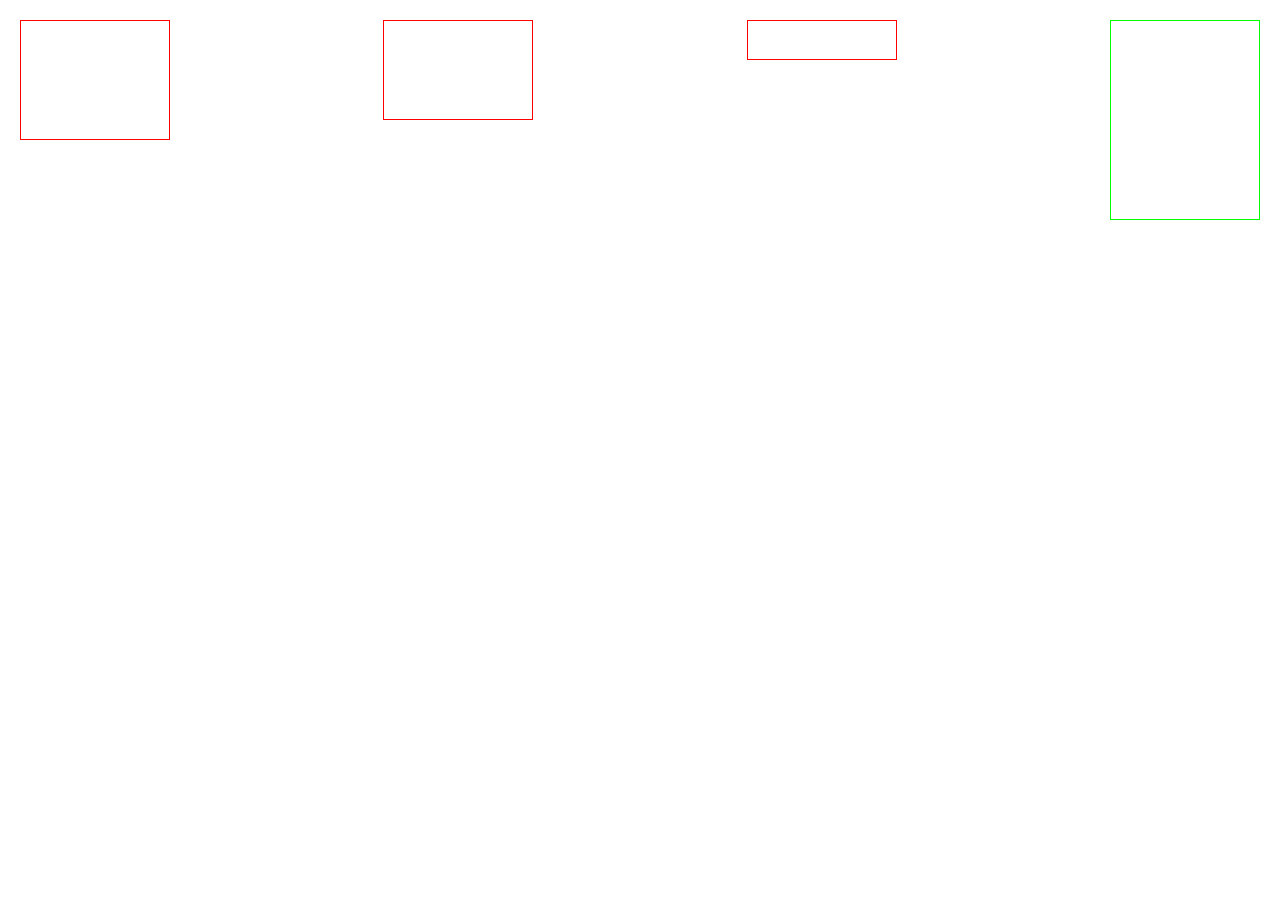
<file: task10/index.html>
<!DOCTYPE html>
<html lang="en">
<head>
  <meta charset="UTF-8">
  <title>Flexbox 布局练习</title>
  <link rel="stylesheet" href="src/css/style.css" type="text/css">
</head>
<body>
  <div class="flex-container">
    <div class="flex-row">
      <div class="box item1"></div>
      <div class="box item2"></div>
      <div class="box item3"></div>
      <div class="box item4"></div>
    </div>
  </div>
</body>
</html>
</file>
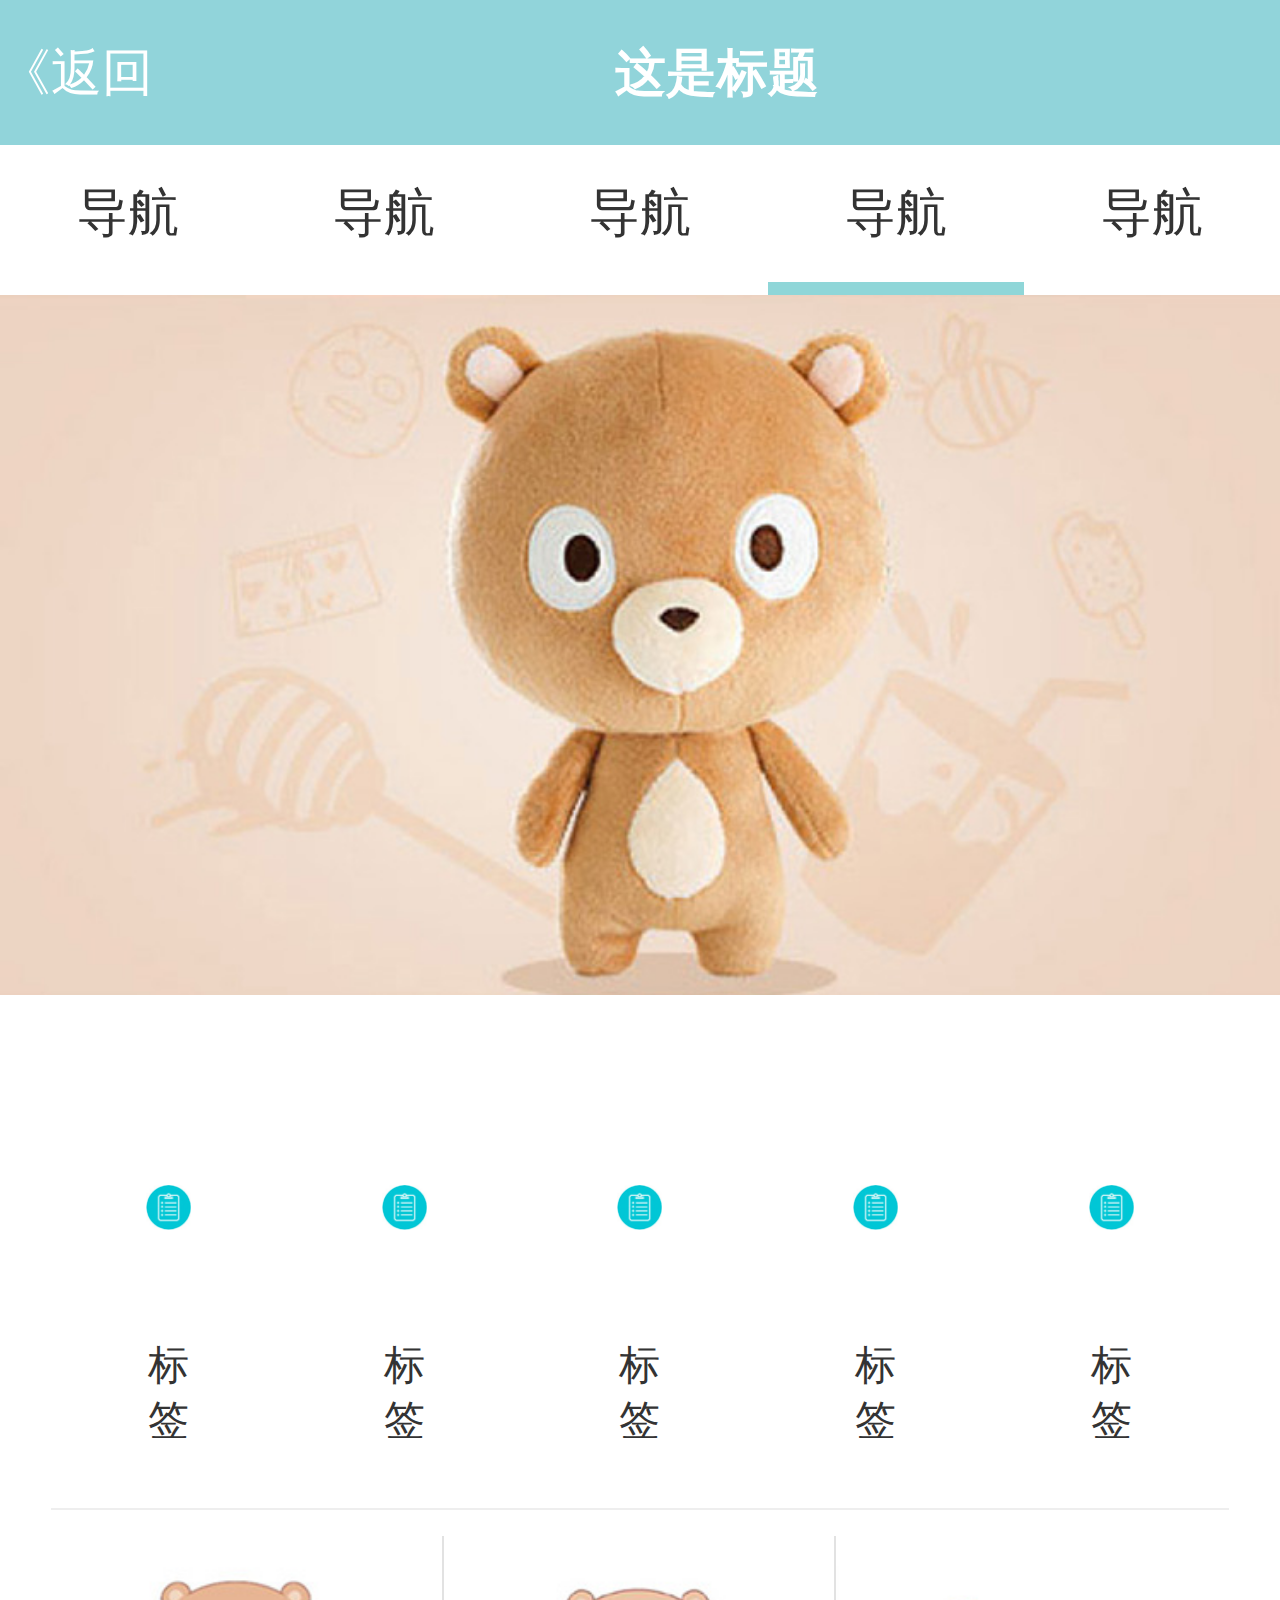
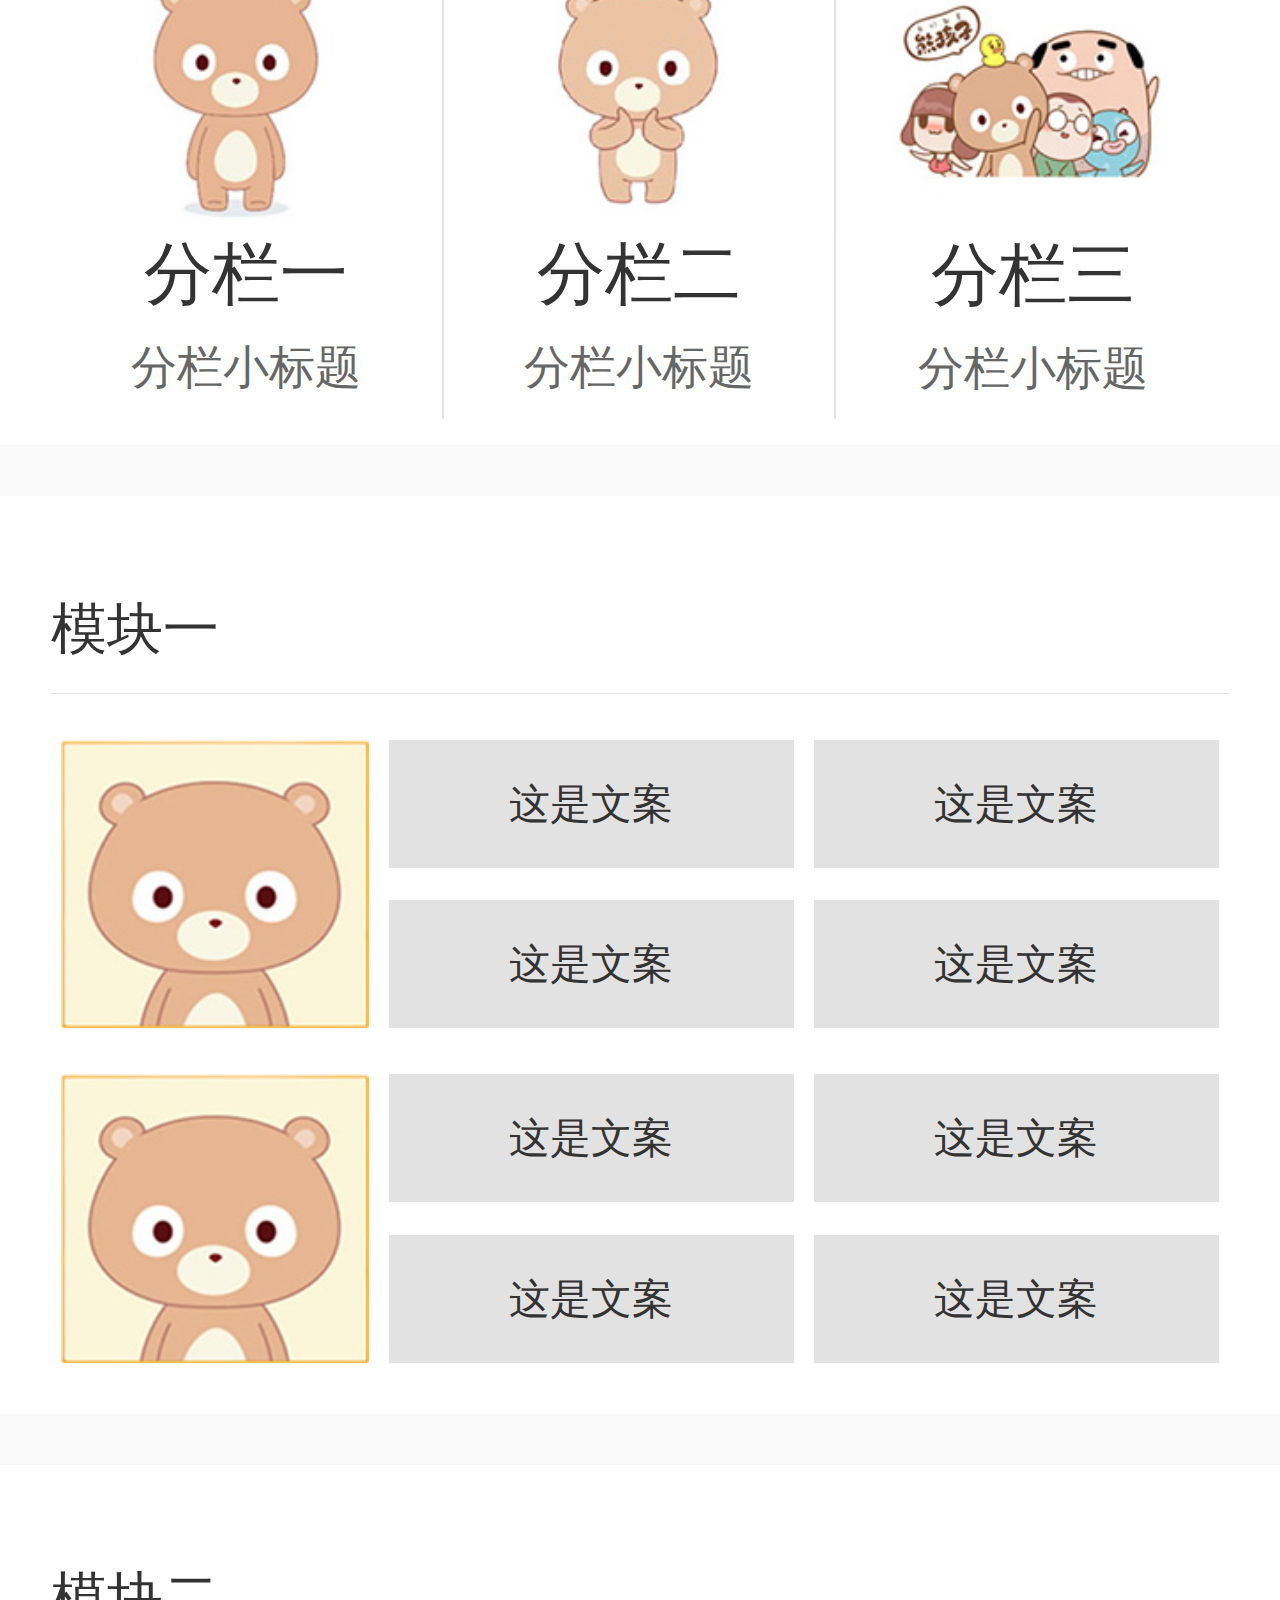
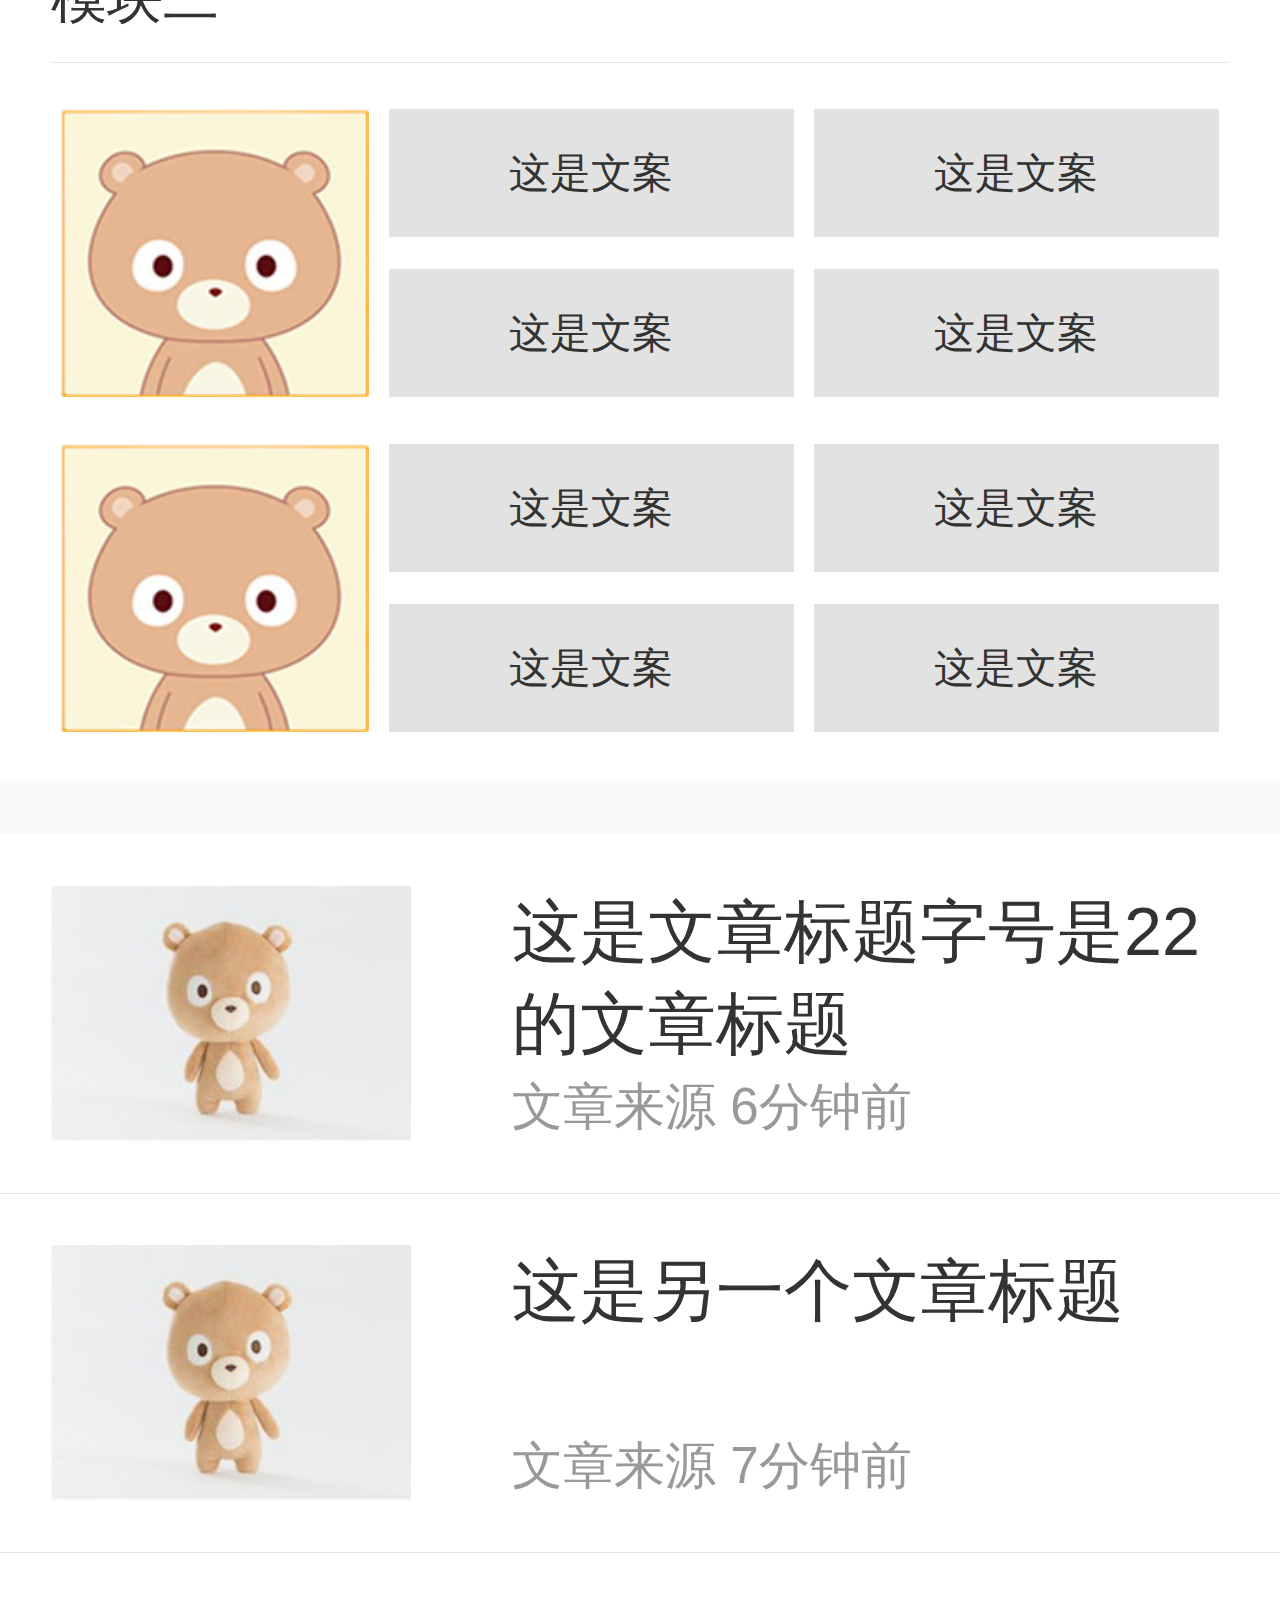
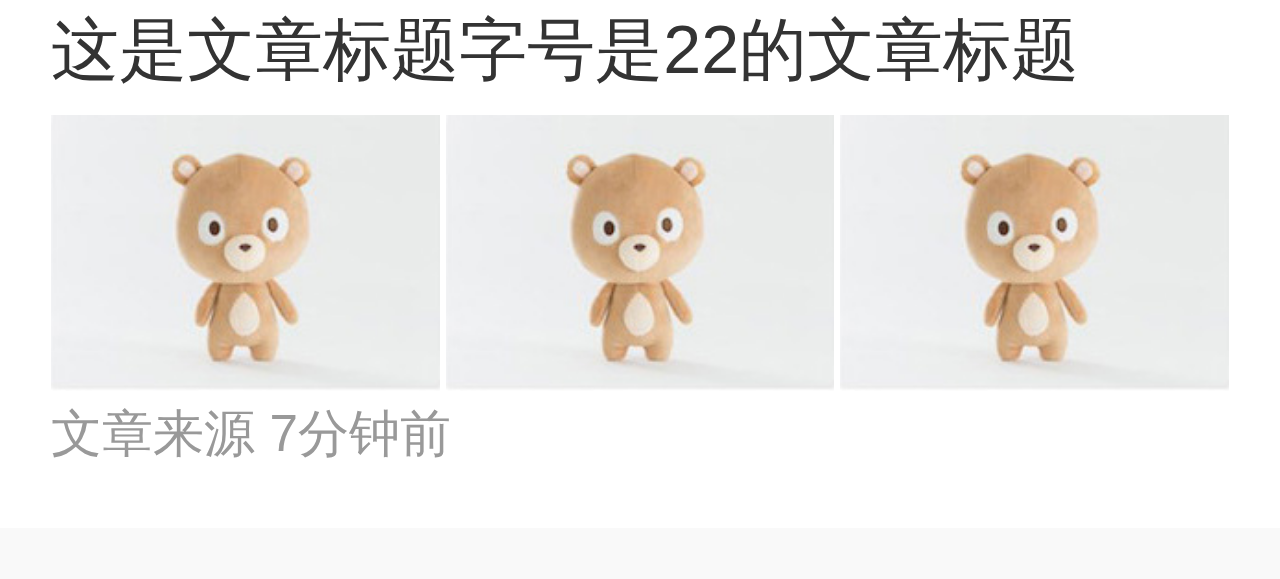
<file: task11/index.html>
<!DOCTYPE html>
<html lang="en">
<head>
  <meta charset="UTF-8">
  <title>task11</title>
  <meta name="viewport" content="width=device-width,initial-scale=1.0,maximum-scale=1.0,user-scalable=0" />
  <script src="src/js/rem.js"></script>
  <link rel="stylesheet" href="src/css/style.css" type="text/css">
</head>
<body>
  <header>
    <span class="back_btn">《返回</span>
    <h1 class="header_title">这是标题</h1>
  </header>
  <nav class="nav">
    <a href="#">导航</a>
    <a href="#">导航</a>
    <a href="#">导航</a>
    <a href="#" class="cur">导航</a>
    <a href="#">导航</a>
  </nav>
  <div class="banner_box">
    <img src="src/images/banner.jpg" width = "100%">
  </div>
  <div class="content_box">
  	<div class="padding_box">
  		<div class="biaoqian_list">
  			<a href="#" class="img">
  				<img src="src/images/1.jpg" width="100%" />
  				<h3>标签</h3>
  			</a>
  			<a href="#" class="img">
  				<img src="src/images/1.jpg" width="100%" />
  				<h3>标签</h3>
  			</a>
  			<a href="#" class="img">
  				<img src="src/images/1.jpg" width="100%" />
  				<h3>标签</h3>
  			</a>
  			<a href="#" class="img">
  				<img src="src/images/1.jpg" width="100%" />
  				<h3>标签</h3>
  			</a>
  			<a href="#" class="img">
  				<img src="src/images/1.jpg" width="100%" />
  				<h3>标签</h3>
  			</a>
  		</div>
  		<div class="line"></div>
  		<ul class="sub">
  			<li class = "border_box">
  				<img src="src/images/sub_1.jpg" width="100%" />
  				<h3>分栏一</h3>
  				<p>分栏小标题</p>
  			</li>
  			<li class = "border_box">
  				<img src="src/images/sub_2.jpg" width="100%" />
  				<h3>分栏二</h3>
  				<p>分栏小标题</p>
  			</li>
  			<li class = "border_box">
  				<img src="src/images/sub_3.jpg" width="100%" />
  				<h3>分栏三</h3>
  				<p>分栏小标题</p>
  			</li>
  		</ul>
  	</div>
  </div>
  <div class="content_box module">
  	<div class="padding_box">
  		<h3 class="title">模块一</h3>
  		<div class="module_con">
        <a href = "#" class="img">
          <img src="src/images/module_con_1.jpg" alt="" width="100%">
        </a>
        <div class="box">
          <a href="#">这是文案</a>
          <a href="#">这是文案</a>
        </div>
        <div class="box">
          <a href="#">这是文案</a>
          <a href="#">这是文案</a>
        </div>
      </div>
      <div class="module_con">
        <a href = "#" class="img">
          <img src="src/images/module_con_1.jpg" alt="" width="100%">
        </a>
        <div class="box">
          <a href="#">这是文案</a>
          <a href="#">这是文案</a>
        </div>
        <div class="box">
          <a href="#">这是文案</a>
          <a href="#">这是文案</a>
        </div>
      </div>
  	</div>
  </div>
  <div class="content_box module">
    <div class="padding_box">
      <h3 class="title">模块二</h3>
      <div class="module_con">
        <a href = "#" class="img">
          <img src="src/images/module_con_1.jpg" alt="" width="100%">
        </a>
        <div class="box">
          <a href="#">这是文案</a>
          <a href="#">这是文案</a>
        </div>
        <div class="box">
          <a href="#">这是文案</a>
          <a href="#">这是文案</a>
        </div>
      </div>
      <div class="module_con">
        <a href = "#" class="img">
          <img src="src/images/module_con_1.jpg" alt="" width="100%">
        </a>
        <div class="box">
          <a href="#">这是文案</a>
          <a href="#">这是文案</a>
        </div>
        <div class="box">
          <a href="#">这是文案</a>
          <a href="#">这是文案</a>
        </div>
      </div>
    </div>
  </div>
  <div class="content_box">
    <ul class="module_2">
      <li>
        <a href="" class="img"><img src="src/images/img.jpg" alt="" width="100%"></a>
        <div class="title">
          <p>这是文章标题字号是22的文章标题</p>
          <span>文章来源 6分钟前</span>
        </div>
      </li>
      <li>
        <a href="" class="img"><img src="src/images/img.jpg" alt="" width="100%"></a>
        <div class="title">
          <p>这是另一个文章标题</p>
          <span>文章来源 7分钟前</span>
        </div>
      </li>
    </ul>
    <div class="module_3">
      <h3>这是文章标题字号是22的文章标题</h3>
      <div class="img_list">
        <a href="#" class=""><img src="src/images/img.jpg" alt="" width="100%"></a>
        <a href="#" class=""><img src="src/images/img.jpg" alt="" width="100%"></a>
        <a href="#" class=""><img src="src/images/img.jpg" alt="" width="100%"></a>
      </div>
      <p>文章来源 7分钟前</p>
    </div>
  </div>
</body>
</html>
</file>
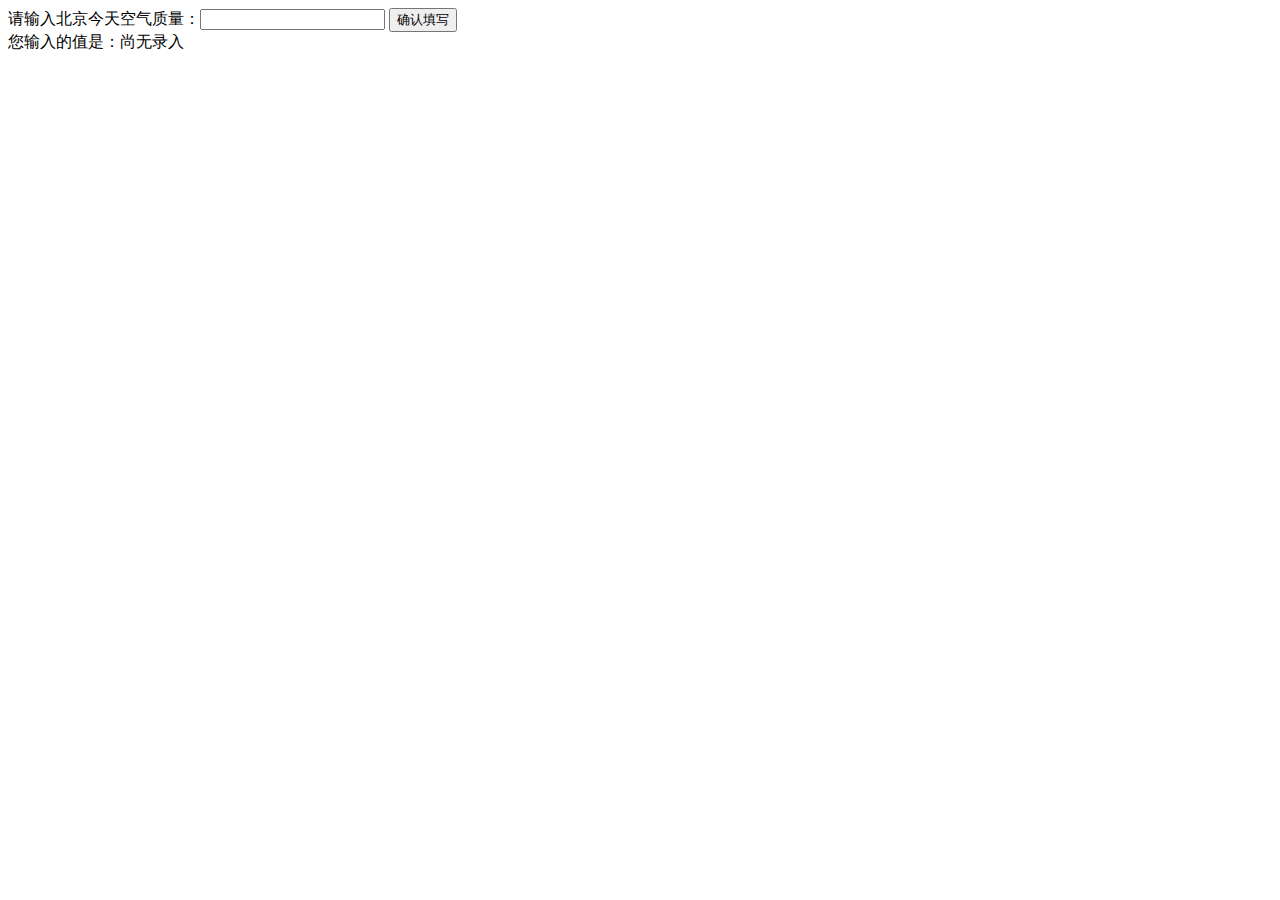
<file: task13/index.html>
<!DOCTYPE html>
<html>
  <head>
    <meta charset="utf-8">
    <title>IFE JavaScript Task 01</title>
  </head>
<body>

  <label>请输入北京今天空气质量：<input id="aqi-input" type="text"></label>
  <button id="button">确认填写</button>

  <div>您输入的值是：<span id="aqi-display">尚无录入</span></div>

<script type="text/javascript">

(function() {
  /*	
  在注释下方写下代码
  给按钮button绑定一个点击事件
  在事件处理函数中
  获取aqi-input输入的值，并显示在aqi-display中
  */
  
  var submitBtn    = document.getElementById('button');
  var aqiInputObj  = document.getElementById('aqi-input');
  var showValueObj = document.getElementById('aqi-display');

  var showValue = function() {
     if (aqiInputObj.value === '' || aqiInputObj.value === null ) {
        showValueObj.innerText = '尚无录入';
     } else {
        showValueObj.innerText = aqiInputObj.value;
     }
  }

  submitBtn.addEventListener("click", showValue);

})();

</script>
</body>
</html>
</file>
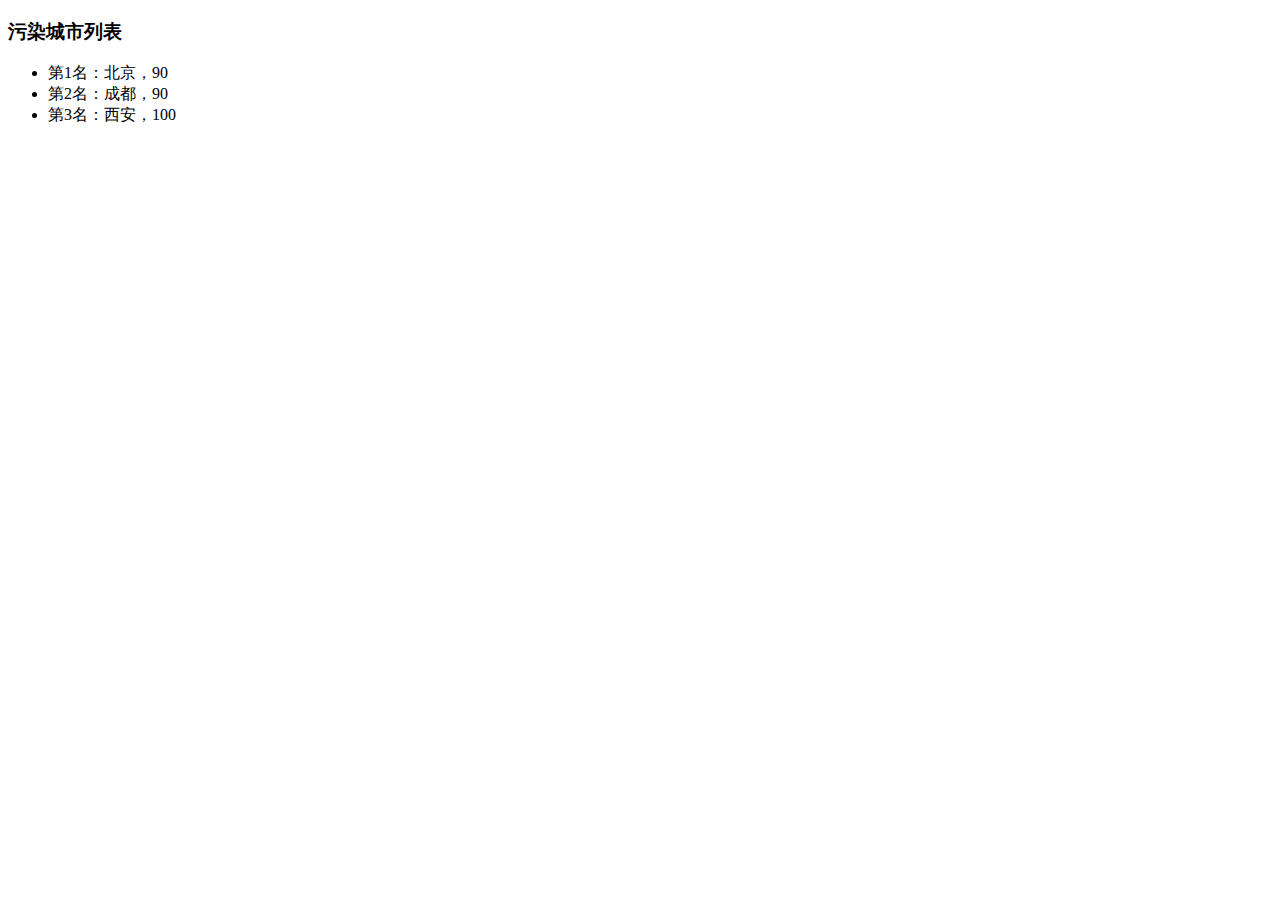
<file: task14/index.html>
<!DOCTYPE html>
<html>
  <head>
    <meta charset="utf-8">
    <title>IFE JavaScript Task 01</title>
  </head>
<body>

  <h3>污染城市列表</h3>
  <ul id="aqi-list">
<!--   
    <li>第一名：福州（样例），10</li>
  	<li>第二名：福州（样例），10</li> -->
  </ul>

<script type="text/javascript">

var aqiData = [
  ["北京", 90],
  ["上海", 50],
  ["福州", 10],
  ["广州", 50],
  ["成都", 90],
  ["西安", 100]
];

(function () {

  /*
  在注释下方编写代码
  遍历读取aqiData中各个城市的数据
  将空气质量指数大于60的城市显示到aqi-list的列表中
  */
  
  var aqiListObj = document.getElementById('aqi-list');
  var strHTML = ''; var i = 1;
  // aqiData
  aqiData.forEach(function(element, index){
   
    if (element[1] > 60) {
      strHTML += '<li>第' + (i ++) + '名：' + element[0] + '，'+ element[1] +'</li>';
    }
  });
  aqiListObj.innerHTML = strHTML;

})();

</script>
</body>
</html>
</file>
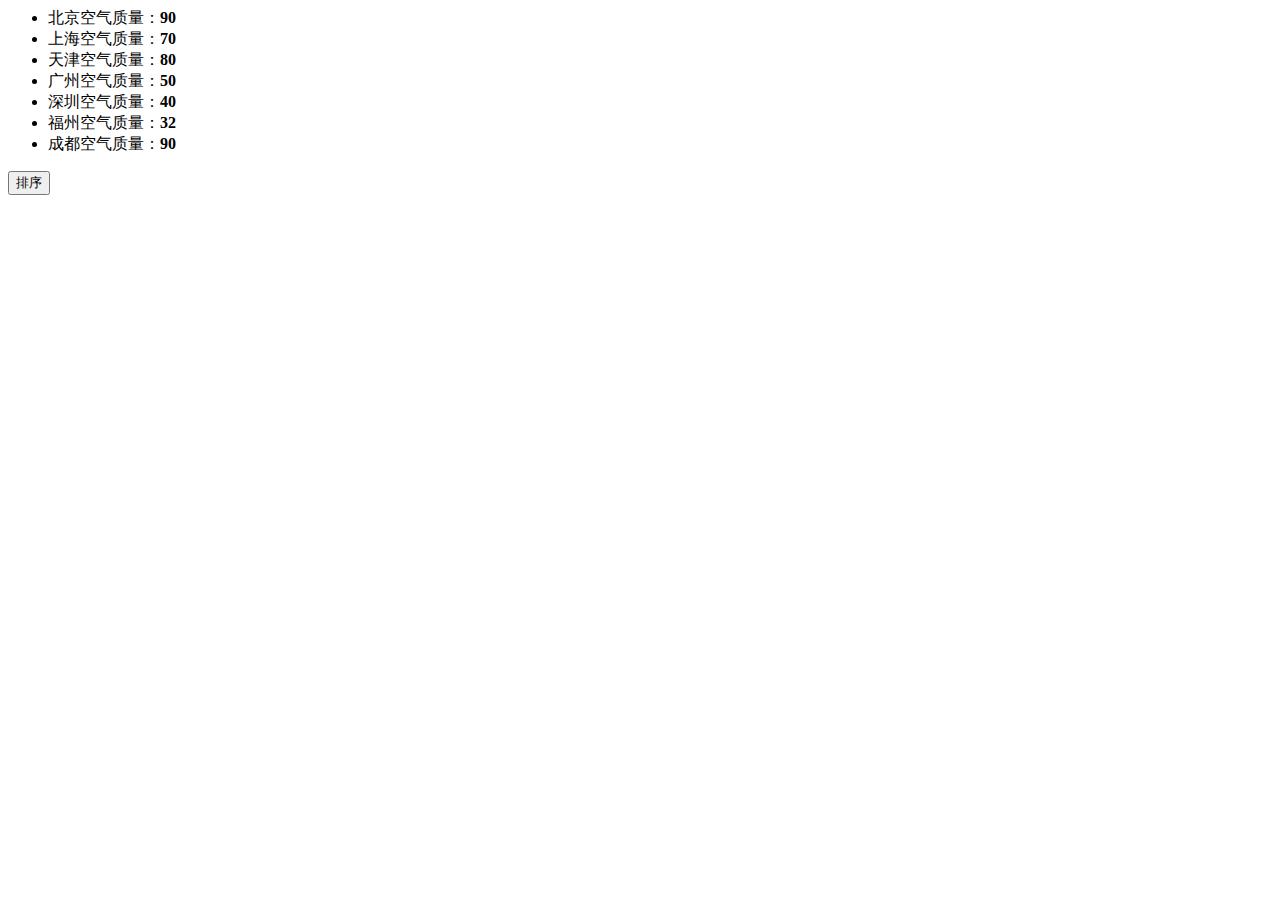
<file: task15/index.html>
<!DOCTYPE>
<html>
  <head>
    <meta charset="utf-8">
    <title>IFE JavaScript Task 01</title>
  </head>
<body>

  <ul id="source">
    <li>北京空气质量：<b>90</b></li>
    <li>上海空气质量：<b>70</b></li>
    <li>天津空气质量：<b>80</b></li>
    <li>广州空气质量：<b>50</b></li>
    <li>深圳空气质量：<b>40</b></li>
    <li>福州空气质量：<b>32</b></li>
    <li>成都空气质量：<b>90</b></li>
  </ul>

  <ul id="resort">
    <!-- 
    <li>第一名：北京空气质量：<b>90</b></li>
    <li>第二名：北京空气质量：<b>90</b></li>
    <li>第三名：北京空气质量：<b>90</b></li>
     -->

  </ul>

  <button id="sort-btn">排序</button>

<script type="text/javascript">

/**
 * getData方法
 * 读取id为source的列表，获取其中城市名字及城市对应的空气质量
 * 返回一个数组，格式见函数中示例
 */
function getData() {
  /*
  coding here
  */

  /*
  data = [
    ["北京", 90],
    ["北京", 90]
    ……
  ]
  */
  var sourceObj = document.getElementById('source').getElementsByTagName('li');
  var data = [];

  for (var i = 0; i < sourceObj.length; i++) {
    data.push(sourceObj[i].innerText.split('空气质量：'));
  }

  return data;
}

/**
 * sortAqiData
 * 按空气质量对data进行从小到大的排序
 * 返回一个排序后的数组
 */
function sortAqiData(data) {
  data.sort(function compare(a,b){
      return a[1]-b[1];
  });
  return data;
}


/**
 * render
 * 将排好序的城市及空气质量指数，输出显示到id位resort的列表中
 * 格式见ul中的注释的部分
 */

function render(data) {
  var upperNum = ["零","一","二","三","四","五","六","七","八","九"];
  var strHTML = '';
  var index = 1;
  for(var i in data) {
    strHTML += '<li>第'+ upperNum[index++] +'名：' + data[i][0] + '空气质量：<b>'+ data[i][1] +'</b></li>';
  }
  document.getElementById('resort').innerHTML = strHTML;
}

function btnHandle() {
  var aqiData = getData();
  aqiData = sortAqiData(aqiData);
  render(aqiData);
}


function init() {
  // 在这下面给sort-btn绑定一个点击事件，点击时触发btnHandle函数
  document.getElementById('sort-btn').addEventListener('click', btnHandle);
}

init();
</script>
</body>
</html>
</file>
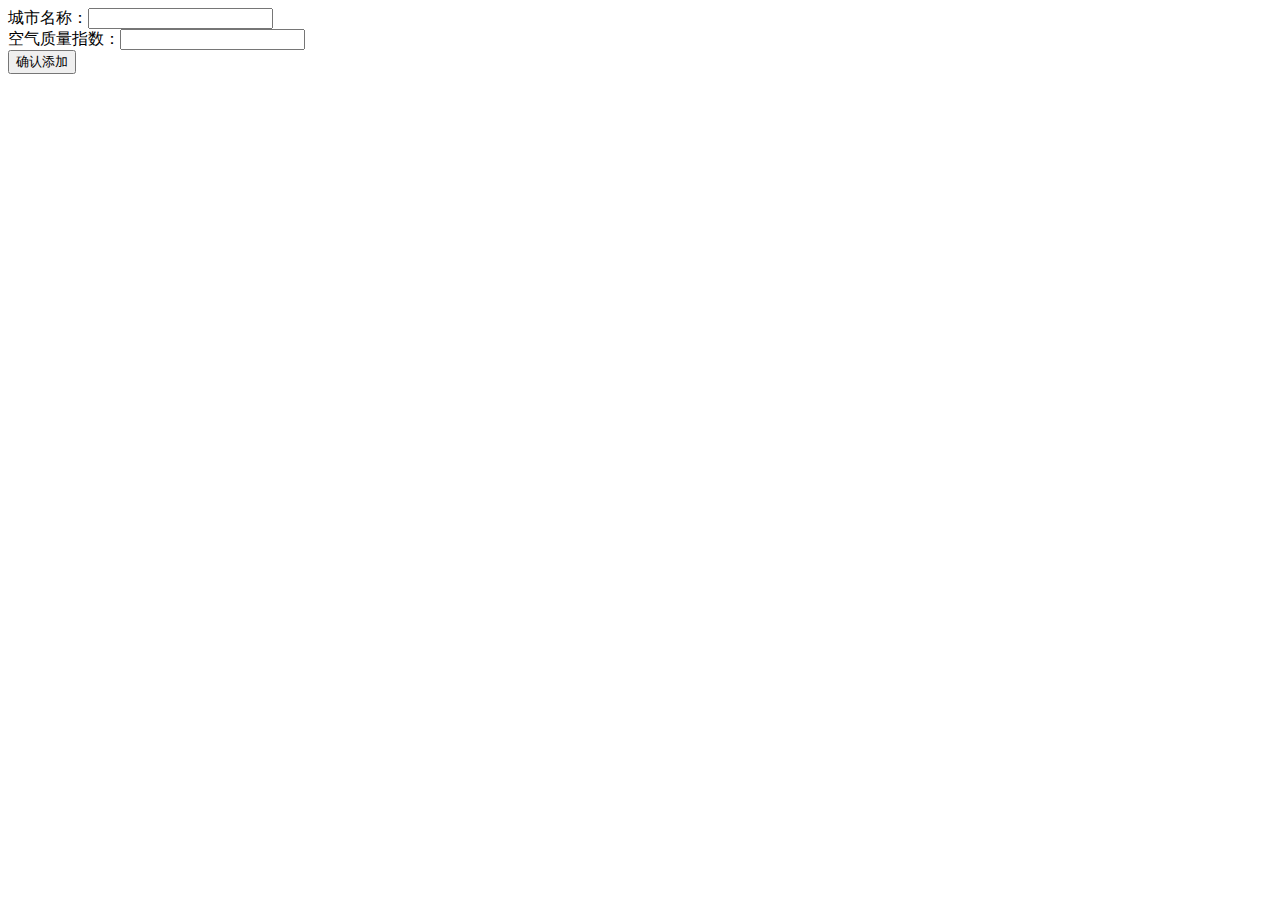
<file: task16/index.html>
<!DOCTYPE>
<html>
  <head>
    <meta charset="utf-8">
    <title>IFE JavaScript Task 01</title>
  </head>
<body>

  <div>
    <label>城市名称：<input id="aqi-city-input" type="text"></label><br>
    <label>空气质量指数：<input id="aqi-value-input" type="text"></label><br>
    <button id="add-btn">确认添加</button>
  </div>
  <table id="aqi-table">
  <!-- 
    <tr>
      <td>城市</td><td>空气质量</td><td>操作</td>
    </tr>
    <tr>
      <td>北京</td><td>90</td><td><button>删除</button></td>
    </tr>
    <tr>
      <td>北京</td><td>90</td><td><button>删除</button></td>
    </tr>
   -->
  </table>
  <script src="task.js"></script>
</body>
</html>
</file>
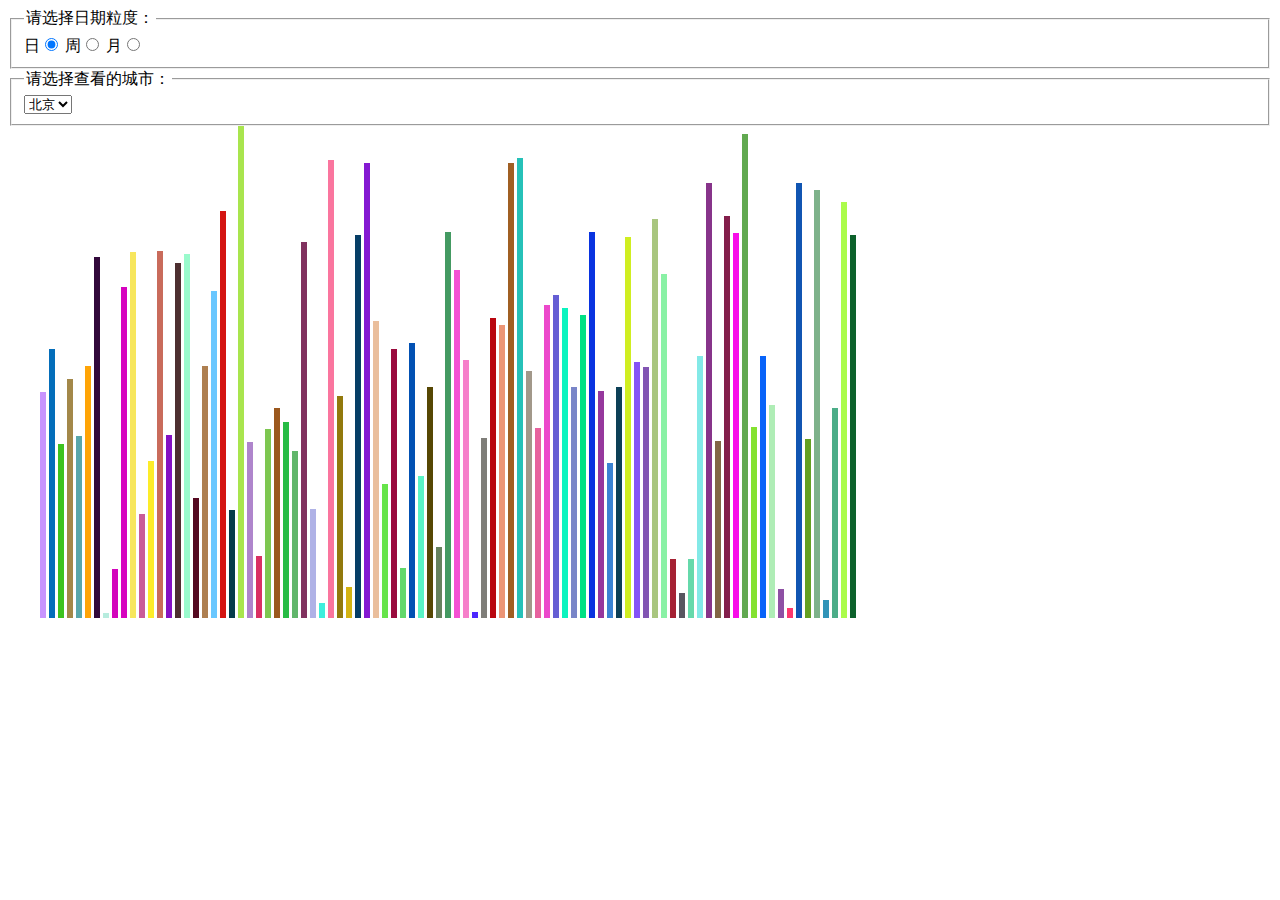
<file: task17/index.html>
<!DOCTYPE>
<html>
  <head>
    <meta charset="utf-8">
    <title>IFE JavaScript Task 17</title>
    <style type="text/css">
      .aqi-chart-wrap {
        width: 100%;
        margin: 0 auto;
        max-width: 1200px;
      }
      .aqi-chart-wrap > div {
        margin-right: 3px;
        display: inline-block;
      }
    </style>
  </head>
<body>
  <fieldset id="form-gra-time">
    <legend>请选择日期粒度：</legend>
    <label>日<input name="gra-time" value="day" type="radio" checked="checked"></label>
    <label>周<input name="gra-time" value="week" type="radio"></label>
    <label>月<input name="gra-time" value="month" type="radio"></label>
  </fieldset>

  <fieldset>
    <legend>请选择查看的城市：</legend>
    <select id="city-select">
      <option>北京</option>
    </select>
  </fieldset>

  <div class="aqi-chart-wrap" id="js_aqi-chart-wrap">
  </div>
  <script src="task.js"></script>
</body>
</html>
</file>
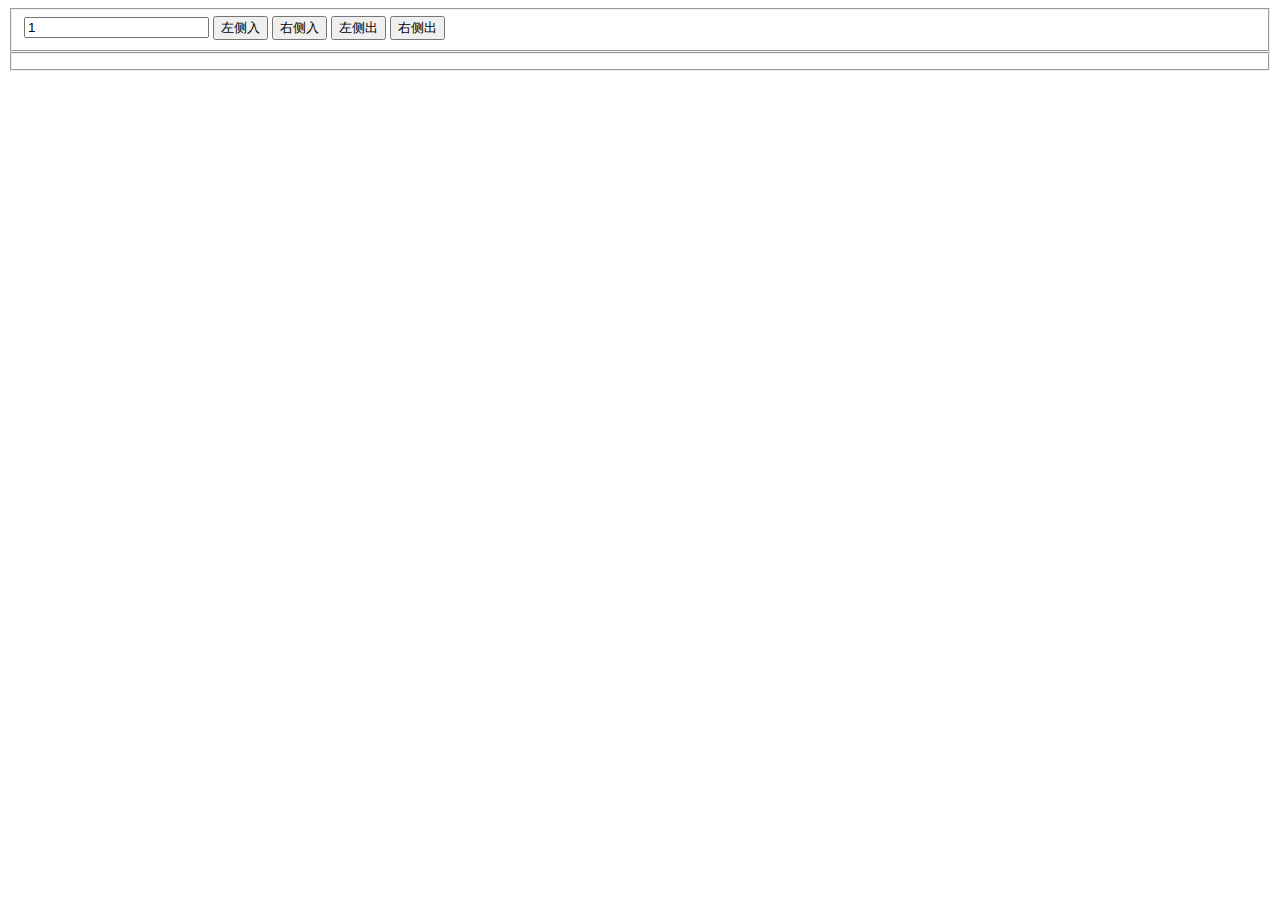
<file: task18/index.html>
<!DOCTYPE>
<html>
  <head>
    <meta charset="utf-8">
    <title>IFE JavaScript Task 18</title>
  </head>
<body>
  <fieldset>
    <input type="text" name="" value="1" placeholder="" id="aInput">
    <button type="button" value="左侧入" id="slideLeftIn">左侧入</button>
    <button type="button" value="右侧入" id="slideRightIn">右侧入</button>
    <button type="button" value="左侧出" id="slideLeftOut">左侧出</button>
    <button type="button" value="右侧出" id="slideRightOut">右侧出</button>
  </fieldset>
  <fieldset>
    <div id="numBox">
      
    </div>
  </fieldset>
  <script src="task.js"></script>
</body>
</html>
</file>
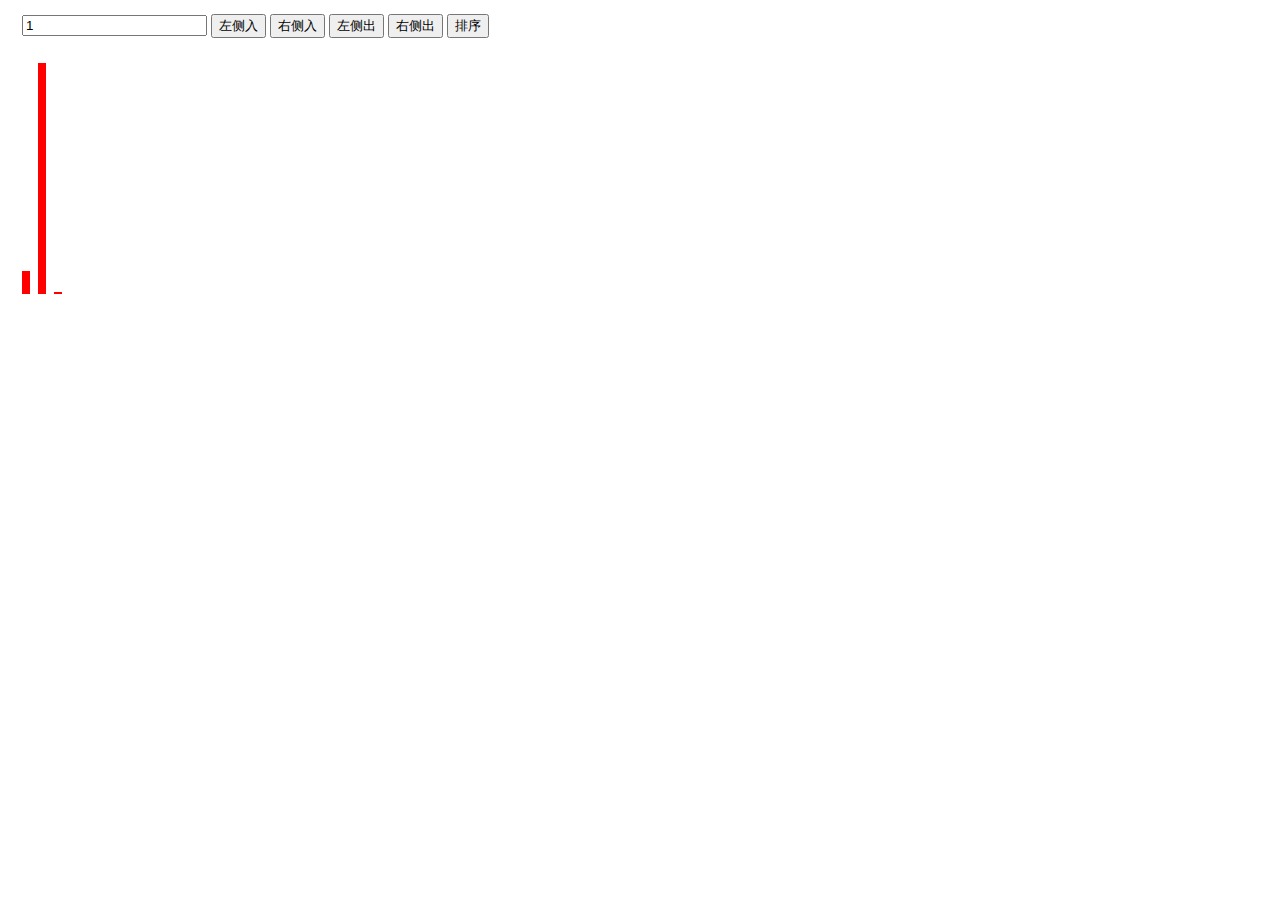
<file: task19/index.html>
<!DOCTYPE>
<html>
  <head>
    <meta charset="utf-8">
    <title>IFE JavaScript Task 18</title>
    <style>
      fieldset {
        border: none;
      }
      #numBox > div {
        display: inline-block;
        min-width: 8px;
        line-height: 50px;
        background-color: red;
        color: #fff;
        margin-right: 4px;
        margin-top: 10px;
        text-align: center;
      }
    </style>
  </head>
<body>
  <fieldset>
    <input type="text" name="" value="1" placeholder="" id="aInput">
    <button type="button" value="左侧入" id="slideLeftIn">左侧入</button>
    <button type="button" value="右侧入" id="slideRightIn">右侧入</button>
    <button type="button" value="左侧出" id="slideLeftOut">左侧出</button>
    <button type="button" value="右侧出" id="slideRightOut">右侧出</button>
    <button type="button" value="排序" id="order">排序</button>
  </fieldset>
  <fieldset>
    <div id="numBox">
      <div style="height: 23px">
        
      </div>
      <div style="height: 231px">
        
      </div>
      <div style="height: 2px">
      </div>
    </div>
  </fieldset>
  <script src="task.js"></script>
</body>
</html>
</file>
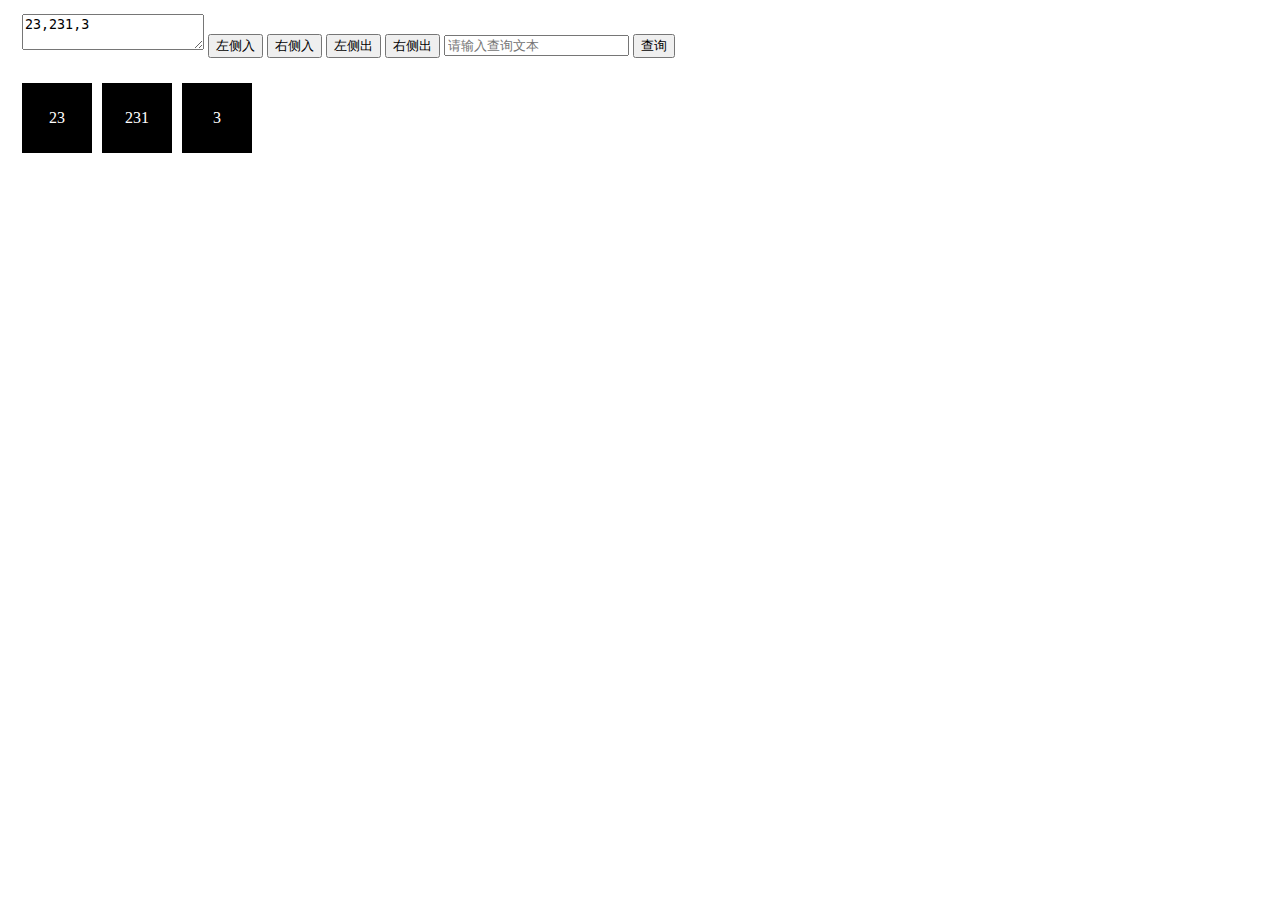
<file: task20/index.html>
<!DOCTYPE>
<html>
  <head>
    <meta charset="utf-8">
    <title>IFE JavaScript Task 18</title>
    <style>
      fieldset {
        border: none;
      }
      #numBox > div {
        display: inline-block;
        min-width: 50px;
        height: 50px;
        padding: 10px;
        line-height: 50px;
        background-color: rgba(0, 0, 0, 1);
        color: #fff;
        float: left;
        margin-right: 10px;
        margin-top: 10px;
        vertical-align: middle;
        text-align: center;
      }
      #err {
        color: red;
        opacity: .6;
      }
    </style>
  </head>
<body>
  <fieldset>
    <textarea name="" id="aTextarea">23,231,3</textarea>
    <button type="button" value="左侧入" id="slideLeftIn">左侧入</button>
    <button type="button" value="右侧入" id="slideRightIn">右侧入</button>
    <button type="button" value="左侧出" id="slideLeftOut">左侧出</button>
    <button type="button" value="右侧出" id="slideRightOut">右侧出</button>
    <input type="text" name="" value="" placeholder="请输入查询文本" id="searchInput">
    <button type="button" id="search">查询</button>
  </fieldset>
  <fieldset>
    <div id="numBox">
      <div>
        23
      </div>
      <div>
        231
      </div>
      <div>
        3
      </div>
    </div>
  </fieldset>
  <fieldset>
    <div id="err"></div>
  </fieldset>
  <script src="task.js"></script>
</body>
</html>
</file>
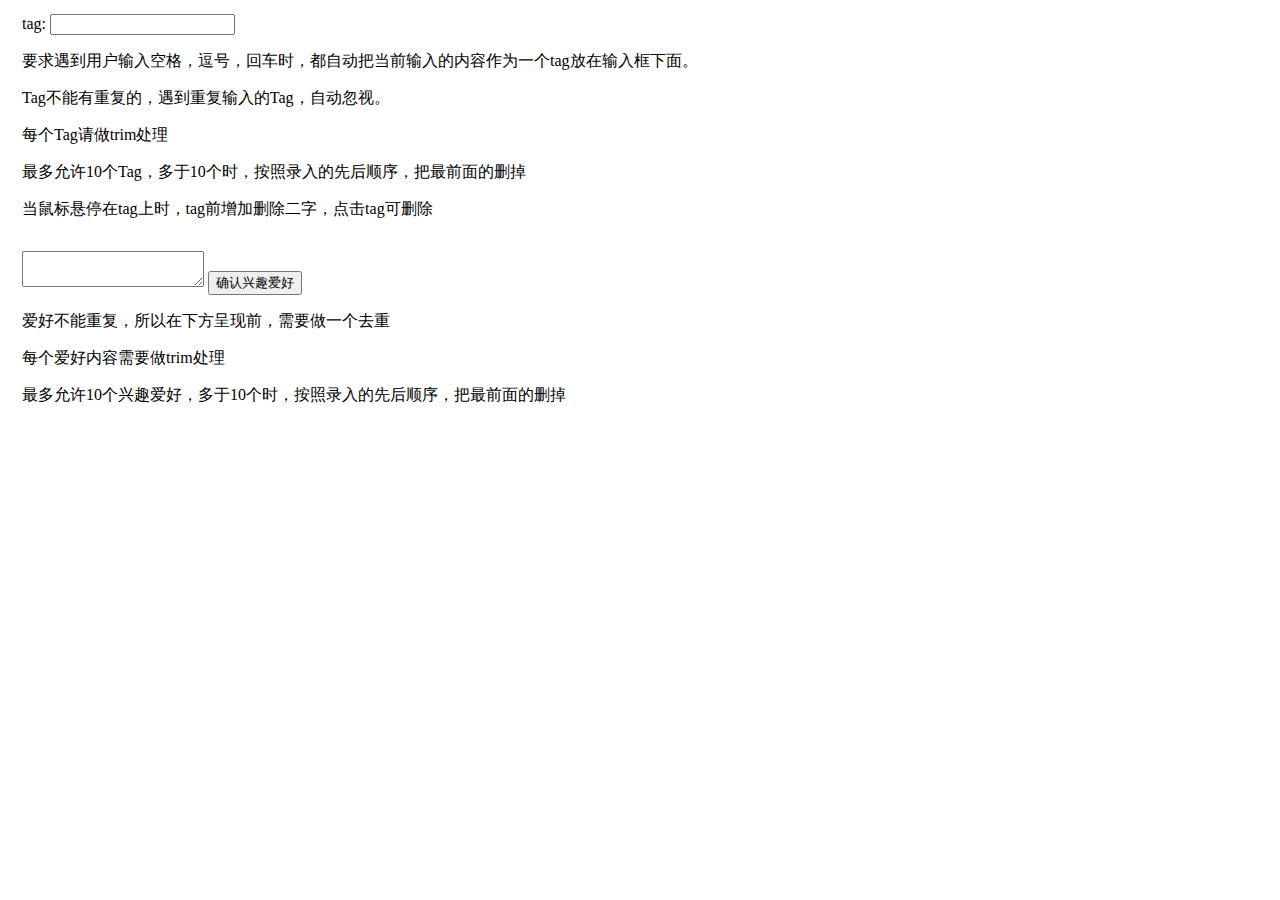
<file: task21/index.html>
<!DOCTYPE>
<html>
  <head>
    <meta charset="utf-8">
    <title>IFE JavaScript Task 21</title>
    <style>
      fieldset {
        border: none;
      }
      #tags > div {
        display: inline-block;
        min-width: 30px;
        height: 30px;
        padding: 10px;
        line-height: 30px;
        background-color: rgb(0, 0, 0);
        color: #fff;
        margin-right: 10px;
        margin-top: 10px;
        vertical-align: middle;
        text-align: center;
      }
      #errHobby, #errTag {
        color: red;
      }
    </style>
  </head>
<body>
  <fieldset>
    <div id="tagBox">
      <span>tag:</span>
      <input type="text" name="" value="" placeholder="" id="tagsInput">
      <div id="tags">
      </div>
    </div>
    <p>要求遇到用户输入空格，逗号，回车时，都自动把当前输入的内容作为一个tag放在输入框下面。
    <p>Tag不能有重复的，遇到重复输入的Tag，自动忽视。</p>
    <p>每个Tag请做trim处理</p>
    <p>最多允许10个Tag，多于10个时，按照录入的先后顺序，把最前面的删掉</p>
    <p>当鼠标悬停在tag上时，tag前增加删除二字，点击tag可删除</p>
    <p id="errTag"></p>
  </fieldset>
  <fieldset>
    <textarea name=""></textarea>
    <button type="button">确认兴趣爱好</button>
    <p>爱好不能重复，所以在下方呈现前，需要做一个去重</p>
    <p>每个爱好内容需要做trim处理</p>
    <p>最多允许10个兴趣爱好，多于10个时，按照录入的先后顺序，把最前面的删掉</p>
    <p id="errHobby"></p>
  </fieldset>
  <fieldset>
    <div id="err"></div>
  </fieldset>
  <script src="task.js"></script>
</body>
</html>
</file>
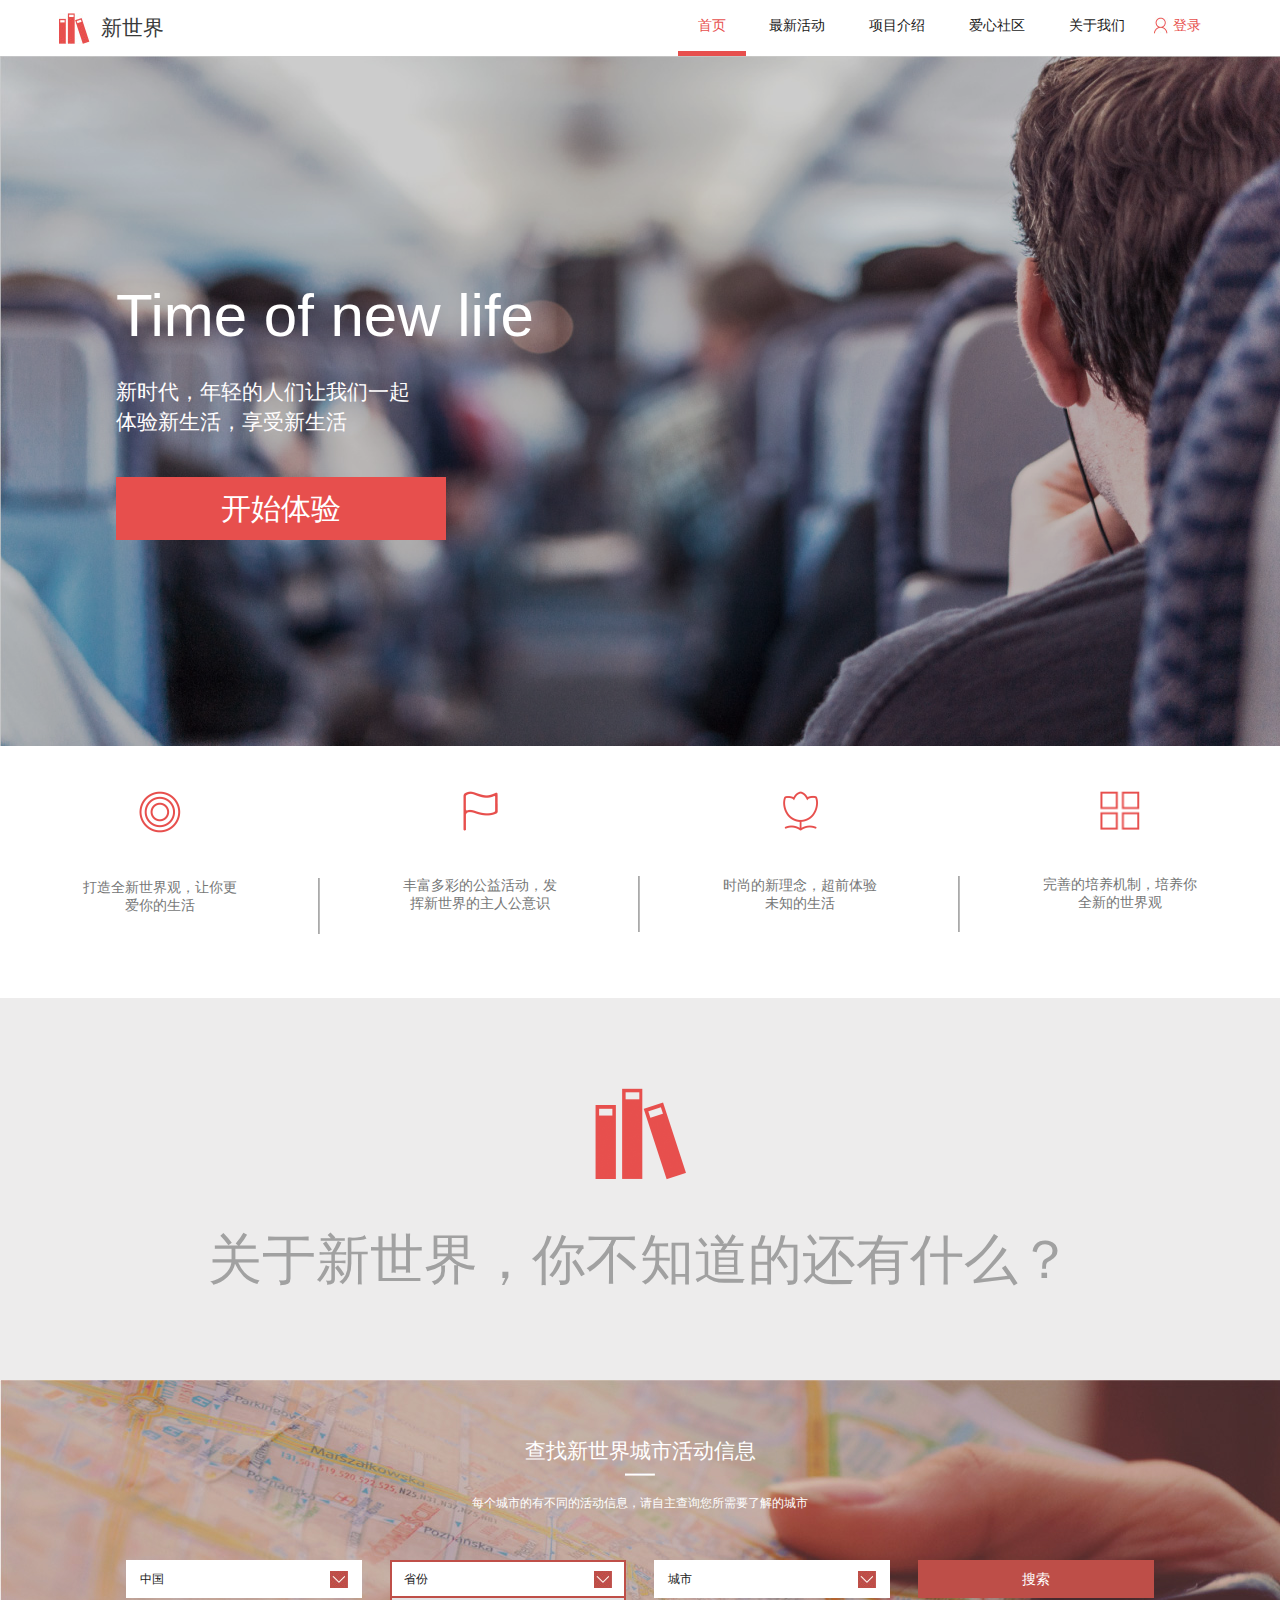
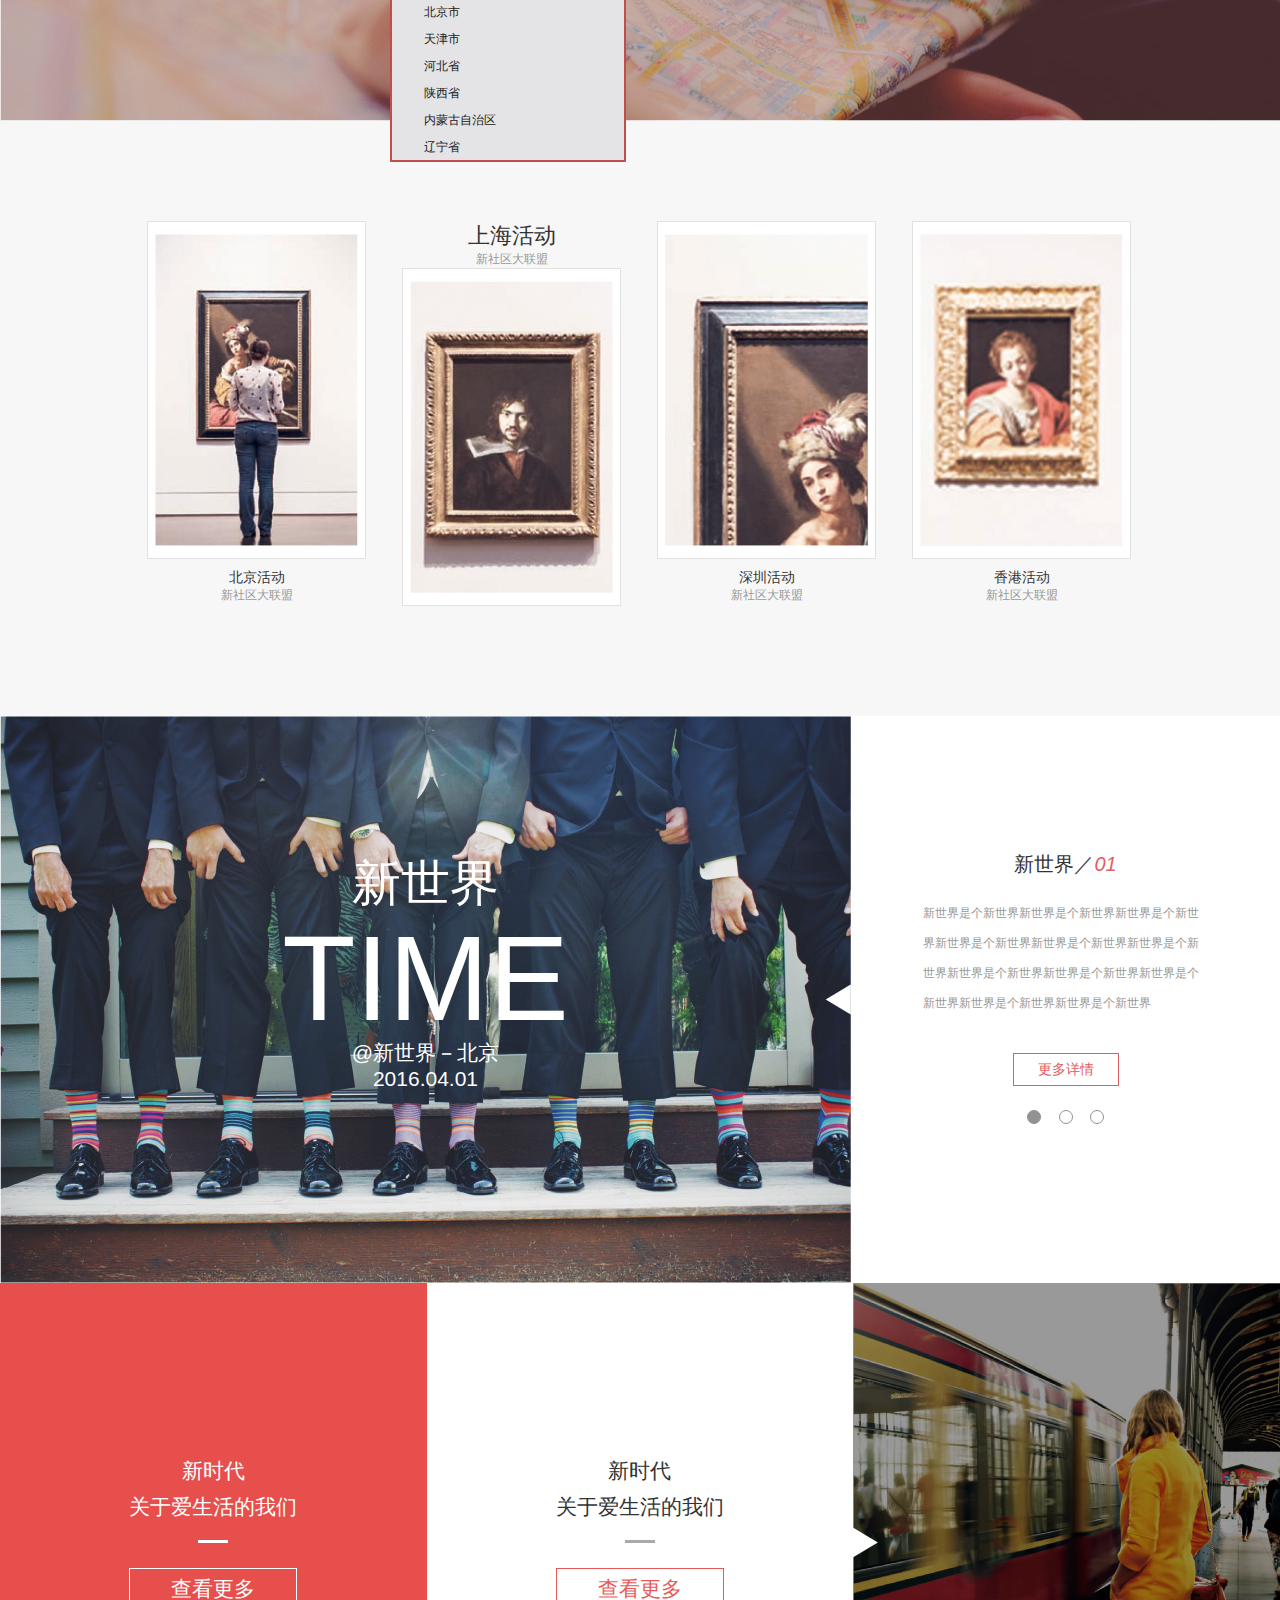
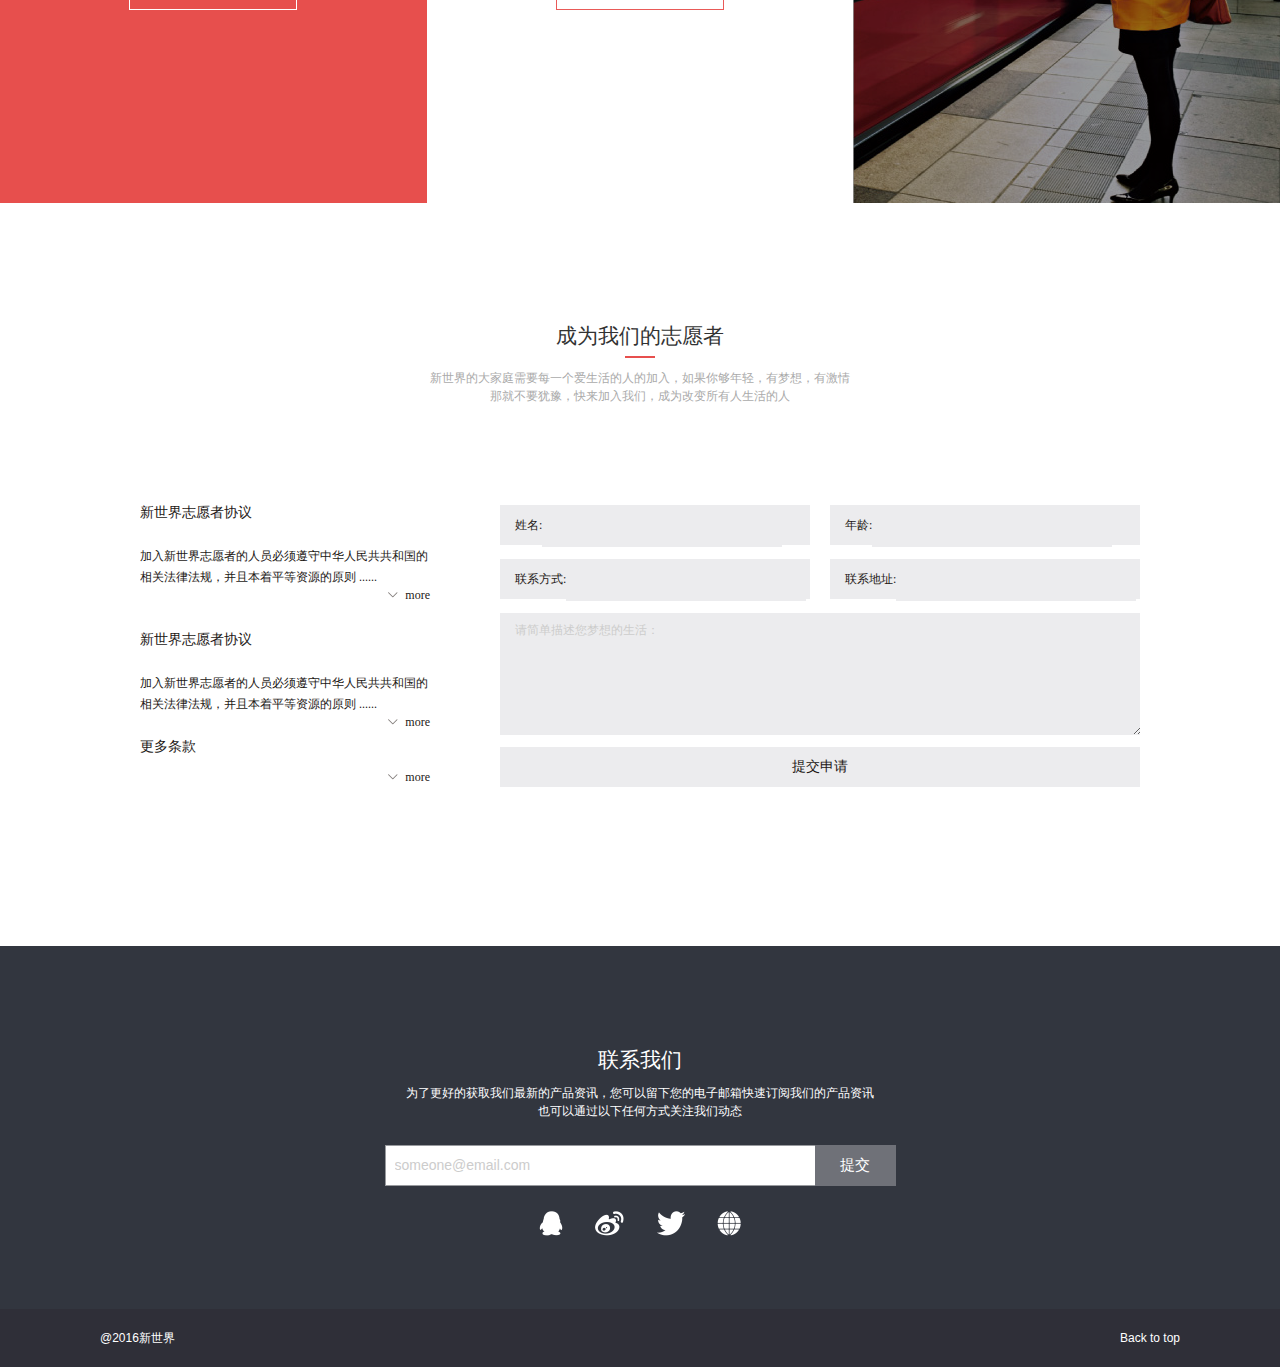
<file: task7/index.html>
<!DOCTYPE html>
<html lang="en">
<head>
  <meta charset="UTF-8">
  <title>task7</title>
  <link rel="stylesheet" href="src/css/style.css" type="text/css">
</head>
<body>
  <div class="task_col_main">
  	<div class="header">
  		<a href="#" target="_blank" class="logo">新世界</a>
  		<div class="nav">
  			<a href="#" target="_blank" class="cur">首页</a>
  			<a href="#" target="_blank">最新活动</a>
  			<a href="#" target="_blank">项目介绍</a>
  			<a href="#" target="_blank">爱心社区</a>
  			<a href="#" target="_blank">关于我们</a>
  			<a href="#" class="login">登录</a>
  		</div>
  	</div>
  </div>
  <div class="task_col_main">
  	<div class="banner_box">
  		<img src="src/images/banner.jpg" width="1280" height="690"/>
  		<div class="banner_cover"></div>
  		<div class="banner_text">
  			<h3>Time of new life</h3>
  			<p>新时代，年轻的人们让我们一起</p>
  			<p>体验新生活，享受新生活</p>
  			<a href="#" target="_blank">开始体验</a>
  		</div>
  	</div>
  </div>
  <div class="task_col_main">
  	<ul class="module_list">
  		<li>
  			<img src="src/images/icon_01.png" width="42" />
  			<div class="text">
  				<p>打造全新世界观，让你更</p>
  				<p>爱你的生活</p>
  			</div>
  		</li>
  		<li>
  			<img src="src/images/icon_02.png" width="35" />
  			<div class="text">
  				<p>丰富多彩的公益活动，发</p>
  				<p>挥新世界的主人公意识</p>
  			</div>
  		</li>
  		<li>
  			<img src="src/images/icon_03.png" width="35" />
  			<div class="text">
  				<p>时尚的新理念，超前体验</p>
  				<p>未知的生活</p>
  			</div>
  		</li>
  		<li>
  			<img src="src/images/icon_04.png" width="40" />
  			<div class="text">
  				<p>完善的培养机制，培养你</p>
  				<p>全新的世界观</p>
  			</div>
  		</li>
  	</ul>
  </div>
  <div class="task_col_main">
  	<div class="big_title">
  		<img src="src/images/icon_05.png" width="91" height="92" />
  		<p>关于新世界，你不知道的还有什么？</p>
  	</div>
  </div>
  <div class="task_col_main four_img_bg">
  	<div class="select_box">
  		<h3 class="">查找新世界城市活动信息</h3>
  		<p class="">每个城市的有不同的活动信息，请自主查询您所需要了解的城市</p>
  		<div class="select_con">
  			<div class="select_con_li">
	  			<span>中国</span>
	  		</div>
	  		<div class="select_con_li cur">
	  			<span>省份</span>
	  			<ul class="select_con_opt">
	  				<li>北京市</li>
	  				<li>天津市</li>
	  				<li>河北省</li>
	  				<li>陕西省</li>
	  				<li>内蒙古自治区</li>
	  				<li>辽宁省</li>
	  			</ul>
	  		</div>
	  		<div class="select_con_li">
	  			<span>城市</span>
	  		</div>
	  		<a href="#" class="search_btn">搜索</a>
	  		<div class="clearfix"></div>
  		</div>
  	</div>
  	<div class="four_img">
  		<ul class="four_img_box">
  			<li>
  				<div class="img">
  					<img src="src/images/img_01.jpg" width="203" height="312" />
  				</div>
  				<div class="text">
  					<h3>北京活动</h3>
  					<p>新社区大联盟</p>
  				</div>
  			</li>
  			<li class="top">
  				<div class="text">
  					<h3>上海活动</h3>
  					<p>新社区大联盟</p>
  				</div>
  				<div class="img">
  					<img src="src/images/img_02.jpg" width="203" height="312" />
  				</div>
  			</li>
  			<li>
  				<div class="img">
  					<img src="src/images/img_03.jpg" width="203" height="312" />
  				</div>
  				<div class="text">
  					<h3>深圳活动</h3>
  					<p>新社区大联盟</p>
  				</div>
  			</li>
  			<li class="last">
  				<div class="img">
  					<img src="src/images/img_04.jpg" width="203" height="312" />
  				</div>
  				<div class="text">
  					<h3>香港活动</h3>
  					<p>新社区大联盟</p>
  				</div>
  			</li>
  		</ul>
  	</div>
  </div>
  <div class="column">
    <div class="scroll">
      <div class="img">
        <img src="src/images/img_1.jpg" width="851" height="567"/>
        <div class="img_text">
          <p>新世界</p>
          <h3>TIME</h3>
          <span>@新世界－北京</span>
          <span>2016.04.01</span>
        </div>
        <i></i>
      </div>
      <div class="text">
        <div class="box">
          <h3>新世界／<i>01</i></h3>
          <p>新世界是个新世界新世界是个新世界新世界是个新世界新世界是个新世界新世界是个新世界新世界是个新世界新世界是个新世界新世界是个新世界新世界是个新世界新世界是个新世界新世界是个新世界</p>
          <a href="#" target="_blank">更多详情</a>
          <ul class="scroll_num">
            <li class="cur"></li>
            <li></li>
            <li></li>
          </ul>
        </div>
      </div>
    </div>
  </div>
  <div class="column">
    <ul class="three_box">
      <li class="one">
        <div class="text_box">
          <p>新时代</p>
          <p>关于爱生活的我们</p>
          <div class="bor"></div>
          <a href="#" target="_blank" class="more_btn">查看更多</a>
        </div>
      </li>
      <li class="">
        <div class="text_box">
          <p>新时代</p>
          <p>关于爱生活的我们</p>
          <div class="bor"></div>
          <a href="#" target="_blank" class="more_btn">查看更多</a>
        </div>
      </li>
      <li class="three">
        <div class="img_cover_bg"></div>
        <div class="img_jiantou"></div>
        <img src="src/images/img_06.jpg" />
      </li>
    </ul>
  </div>
  <div class="column">
    <div class="column_wrapper">
      <div class="task_01">
        <div class="a1">
              <h3>成为我们的志愿者</h3>
              <div class="bor"></div>
              <p>新世界的大家庭需要每一个爱生活的人的加入，如果你够年轻，有梦想，有激情<br/>那就不要犹豫，快来加入我们，成为改变所有人生活的人 </p>
          </div>
          <div class="vspace" style="height:100px;"></div>
          <div class="a2">
            <div class="a_left">
                <div class="text">
                    <h4>新世界志愿者协议</h4>
                      <p>加入新世界志愿者的人员必须遵守中华人民共共和国的相关法律法规，并且本着平等资源的原则 ......</p>
                      <p class="more"><a href="#">more</a></p>
                  </div>
                  <div class="text" style=" margin-bottom:10px;">
                    <h4>新世界志愿者协议</h4>
                      <p>加入新世界志愿者的人员必须遵守中华人民共共和国的相关法律法规，并且本着平等资源的原则 ......</p>
                      <p class="more"><a href="#">more</a></p>
                  </div>
                  <div class="text more_text">
                    <h4>更多条款</h4>
                      <p class="more"><a href="#">more</a></p>
                  </div>
              </div>
              <div class="a_right">
                <span>姓名:<input type="text"></span>
                  <span>年龄:<input type="text"></span>
                  <span>联系方式:<input type="text"></span>
                  <span>联系地址:<input type="text"></span>
                  <span class="des"><textarea class="boxes" placeholder="请简单描述您梦想的生活："></textarea></span>
                  <span class="sub">提交申请</span>
              </div>
          </div>
      </div>
  </div>
  </div>
  <div class="task_col_main">
  	<div class="footer">
  		<h3>联系我们</h3>
  		<p>为了更好的获取我们最新的产品资讯，您可以留下您的电子邮箱快速订阅我们的产品资讯</p>
  		<p>也可以通过以下任何方式关注我们动态</p>
  		<div class="email">
  			<input type="text" placeholder="someone@email.com" class="t" />
  			<input type="button" value="提交" class="btn" />
  		</div>
  		<div class="share">
  			<a href="#" class="share_01"></a>
  			<a href="#" class="share_02"></a>
  			<a href="#" class="share_03"></a>
  			<a href="#" class="share_04"></a>
  		</div>
  	</div>
  </div>
  <div class="back">
  	<a href="#" class="fl">@2016新世界</a>
  	<a href="#" class="fr">Back to top</a>
  </div>
</body>
</html>
</file>
<file: task10/src/css/style.css>
html, body, div, span, applet, object, iframe, h1, h2, h3, h4, h5, h6, p, blockquote, pre, a, abbr, acronym, address, big, cite, code, del, dfn, em, img, ins, kbd, q, s, samp, small, strike, strong, sub, sup, tt, var, b, u, i, center, dl, dt, dd, ol, ul, li, fieldset, form, input, select, textarea, label, legend, table, caption, tbody, tfoot, thead, tr, th, td, article, aside, canvas, details, embed, figure, figcaption, footer, header, hgroup, menu, nav, output, ruby, section, summary, time, mark, audio, video { margin: 0; padding: 0; border: 0; font-size: 100%; font: inherit; vertical-align: baseline; }

ol, ul { list-style: none; }

img { vertical-align: top; }

input, select, textarea { margin: 0; padding: 0; font-size: 100%; font: inherit; tap-highlight-color: transparent; -webkit-tap-highlight-color: transparent; outline: 0; box-shadow: none; }

html { word-wrap: break-word; text-size-adjust: 100%; -webkit-text-size-adjust: 100%; }

body, html { height: 100%; }

.flex-container { width: 100%; margin: 0 auto; }

.flex-container * { box-sizing: border-box; -moz-box-sizing: border-box; -webkit-box-sizing: border-box; }

.flex-row { padding: 20px; display: flex; flex-flow: row wrap; align-content: center; justify-content: space-between; }
.flex-row .box { width: 150px; text-align: center; border: 1px solid #f00; }
.flex-row .box.item1 { height: 120px; }
.flex-row .box.item2 { height: 100px; }
.flex-row .box.item3 { height: 40px; }
.flex-row .box.item4 { height: 200px; border: 1px solid #0f0; }

@media (max-width: 640px) { .flex-row { align-content: flex-start; }
  .flex-row .box { align-items: flex-start; }
  .flex-row .box.item4 { order: -1; margin-bottom: 20px; } }
</file>
<file: task11/src/css/style.css>
/*css reset*/
html, body, div, span, applet, object, iframe, h1, h2, h3, h4, h5, h6, p, blockquote, pre, a, abbr, acronym, address, big, cite, code, del, dfn, em, img, ins, kbd, q, s, samp, small, strike, strong, sub, sup, tt, var, b, u, i, center, dl, dt, dd, ol, ul, li, fieldset, form, label, legend, table, caption, tbody, tfoot, thead, tr, th, td, article, aside, canvas, details, figcaption, figure, footer, header, hgroup, menu, nav, section, summary, time, mark, audio, video { margin: 0; padding: 0; border: 0; outline: 0; }

html, body, form, fieldset, p, div, h1, h2, h3, h4, h5, h6 { -webkit-text-size-adjust: none; }

article, aside, details, figcaption, figure, footer, header, hgroup, menu, nav, section { display: block; clear: both; }

html { font-family: 'Microsoft YaHei', "Helvetica Neue", Helvetica, STHeiTi, Arial, sans-serif; -ms-text-size-adjust: 100%; -webkit-text-size-adjust: 100%; font-size: 62.5%; }

body { font-size: 1.4rem; overflow-x: hidden; min-width: 320px; /*-webkit-overflow-scrolling: touch;*/ color: #1a1a1a; background: #f9f9f9; }

a { background: transparent; text-decoration: none; -webkit-tap-highlight-color: transparent; color: #1a1a1a; }

a:active { outline: 0; }

a:active { color: #3990e6; }

audio, canvas, progress, video { display: inline-block; vertical-align: baseline; }

audio:not([controls]) { display: none; height: 0; }

svg:not(:root) { overflow: hidden; }

hr { -moz-box-sizing: content-box; box-sizing: content-box; height: 0; }

pre { overflow: auto; white-space: pre; white-space: pre-wrap; word-wrap: break-word; }

code, kbd, pre, samp { font-family: monospace; font-size: 1rem; }

mark { background: #ff0; color: #1a1a1a; }

dfn { font-style: italic; }

table { border-collapse: collapse; border-spacing: 0; }

td, th { padding: 0; }

ul, ol { list-style: none outside none; }

h1, h2, h3, strong { font-weight: 600; }

img { vertical-align: middle; border: 0; -ms-interpolation-mode: bicubic; }

button, input, optgroup, select, textarea { color: inherit; font: inherit; margin: 0; }

button { overflow: visible; }

button, select { text-transform: none; }

button, html input[type="button"], input[type="reset"], input[type="submit"] { -webkit-appearance: button; cursor: pointer; }

button[disabled], html input[disabled] { cursor: default; }

button::-moz-focus-inner, input::-moz-focus-inner { border: 0; padding: 0; }

input { line-height: normal; }

input[type="checkbox"], input[type="radio"] { box-sizing: border-box; padding: 0; }

input[type="number"]::-webkit-inner-spin-button, input[type="number"]::-webkit-outer-spin-button { height: auto; }

input[type="search"] { -webkit-appearance: textfield; -moz-box-sizing: border-box; -webkit-box-sizing: border-box; box-sizing: border-box; }

input[type="search"]::-webkit-search-cancel-button, input[type="search"]::-webkit-search-decoration { -webkit-appearance: none; }

textarea { overflow: auto; resize: vertical; }

button, input, select, textarea { font-family: 'Microsoft YaHei', "Helvetica Neue", Helvetica, STHeiTi, Arial, sans-serif; }

input::-moz-placeholder, textarea::-moz-placeholder { color: #cccccc; }

input:-ms-input-placeholder, textarea:-ms-input-placeholder { color: #cccccc; }

input::-webkit-input-placeholder, textarea::-webkit-input-placeholder { color: #cccccc; }

/*commos*/
.border_box { -webkit-box-sizing: border-box; -moz-box-sizing: border-box; box-sizing: border-box; }

.fl { float: left; }

.fr { float: right; }

.hide { display: none !important; }

.show { display: block !important; }

.ellipsis { white-space: nowrap; text-overflow: ellipsis; overflow: hidden; }

.break { word-break: break-all; word-wrap: break-word; }

.clearfix:after { content: '\0020'; display: block; height: 0; clear: both; }

.clearfix { *zoom: 1; }

/*noScript*/
.noScript { margin: 10px; text-align: center; background: #adb9c4; color: #fff; display: block; height: 40px; line-height: 40px; }

header { width: 100%; display: flex; background: #91d4da; height: 0.85rem; flex-flow: row wrap; align-items: stretch; justify-content: flex-start; }
header .back_btn { line-height: 0.85rem; font-size: 0.3rem; color: #ffffff; }
header .header_title { flex: auto; line-height: 0.85rem; font-size: 0.3rem; color: #ffffff; text-align: center; }

.nav { width: 100%; height: 0.88rem; display: flex; flex-flow: row nowrap; align-items: stretch; justify-content: center; background: #ffffff; }
.nav a { display: inline-block; color: #333; line-height: 0.8rem; font-size: 0.3rem; flex: auto; text-align: center; }
.nav a.cur { border-bottom: 0.08rem solid #8fd6d8; }

.banner_box { width: 100%; overflow: hidden; clear: both; background: #ffffff; }

.content_box { width: 100%; overflow: hidden; clear: both; background: #ffffff; margin-bottom: 0.3rem; }

.padding_box { overflow: hidden; padding: 0.4rem 0.3rem 0; }

.line { display: block; width: 100%; background: #dedede; height: 2px; transform: scaleY(0.5); -moz-transform: scaleY(0.5); -webkit-transform: scaleY(0.5); position: relative; }

.biaoqian_list { display: flex; flex-flow: row wrap; justify-content: space-around; align-items: center; align-content: flex-start; width: 100%; margin-bottom: 0.35rem; }
.biaoqian_list .img { width: 45px; text-align: center; }
.biaoqian_list .img img { display: inline-block; margin-bottom: 0.15rem; }
.biaoqian_list .img h3 { color: #333333; font-size: 0.24rem; font-weight: normal; }

.sub { display: flex; flex-flow: row wrap; justify-content: space-around; align-items: flex-start; align-content: center; width: 100%; margin-top: 0.15rem; margin-bottom: 0.15rem; }
.sub li { width: 33.3%; text-align: center; }
.sub li img { display: inline-block; }
.sub li h3 { font-weight: normal; font-size: 0.4rem; line-height: 0.5rem; color: #333333; margin-bottom: 0.05rem; }
.sub li p { color: #666666; font-size: 0.27rem; line-height: 0.5rem; margin-bottom: 0.05rem; }
.sub li:not(:last-child) { border-right: 2px solid #e2e2e2; }

.module { padding-bottom: 0.3rem; }
.module .title { font-size: 0.33rem; font-weight: normal; color: #333333; border-bottom: 1px solid #e2e2e2; line-height: 0.75rem; }

.module_con { display: flex; flex-flow: row wrap; justify-content: space-around; align-items: stretch; align-content: flex-start; width: 100%; margin-top: 0.27rem; }
.module_con .img { width: 1.8rem; }
.module_con .img img { display: block; }
.module_con .box { width: 2.37rem; display: flex; flex-flow: column nowrap; justify-content: space-between; }
.module_con .box a { width: 100%; height: 0.75rem; text-align: center; font-size: 0.24rem; line-height: 0.75rem; color: #333333; background: #e2e2e2; }

.module_2 { overflow: hidden; clear: both; }
.module_2 li { display: flex; flex-flow: row nowrap; justify-content: space-between; align-items: stretch; align-content: flex-start; padding: 0.3rem; border-bottom: 1px solid #e2e2e2; }
.module_2 li .img { width: 2.11rem; }
.module_2 li .img img { display: block; }
.module_2 li .title { width: 4.2rem; display: flex; flex-flow: column nowrap; justify-content: space-between; align-items: stretch; align-content: flex-start; }
.module_2 li .title p { font-size: 0.4rem; color: #333333; }
.module_2 li .title span { font-size: 0.3rem; color: #999999; }

.module_3 { padding: 0.3rem; overflow: hidden; clear: both; }
.module_3 h3 { font-size: 0.4rem; color: #333333; font-weight: normal; }
.module_3 .img_list { display: flex; flex-flow: row wrap; justify-content: space-between; align-items: stretch; align-content: flex-start; }
.module_3 .img_list a { width: 33%; }
.module_3 p { color: #999999; font-size: 0.3rem; line-height: 0.5rem; }
</file>
<file: task7/src/css/style.css>
@charset "UTF-8";
/*css reset*/
html, body, div, span, applet, object, iframe, h1, h2, h3, h4, h5, h6, p, blockquote, pre, a, abbr, acronym, address, big, cite, code, del, dfn, em, img, ins, kbd, q, s, samp, small, strike, strong, sub, sup, tt, var, b, u, i, center, dl, dt, dd, ol, ul, li, fieldset, form, label, legend, table, caption, tbody, tfoot, thead, tr, th, td, article, aside, canvas, details, figcaption, figure, footer, header, hgroup, menu, nav, section, summary, time, mark, audio, video { margin: 0; padding: 0; border: 0; outline: 0; }

html, body, form, fieldset, p, div, h1, h2, h3, h4, h5, h6 { -webkit-text-size-adjust: none; }

article, aside, details, figcaption, figure, footer, header, hgroup, menu, nav, section { display: block; clear: both; }

html { font-family: 'Microsoft YaHei', "Helvetica Neue", Helvetica, STHeiTi, Arial, sans-serif; -ms-text-size-adjust: 100%; -webkit-text-size-adjust: 100%; font-size: 62.5%; }

body { font-size: 1.4rem; color: #1a1a1a; background: #f9f9f9; }

a { background: transparent; text-decoration: none; -webkit-tap-highlight-color: transparent; color: #1a1a1a; }

a:active { outline: 0; }

a:active { color: #3990e6; }

audio, canvas, progress, video { display: inline-block; vertical-align: baseline; }

audio:not([controls]) { display: none; height: 0; }

svg:not(:root) { overflow: hidden; }

hr { -moz-box-sizing: content-box; box-sizing: content-box; height: 0; }

pre { overflow: auto; white-space: pre; white-space: pre-wrap; word-wrap: break-word; }

code, kbd, pre, samp { font-family: monospace; font-size: 1rem; }

mark { background: #ff0; color: #1a1a1a; }

dfn { font-style: italic; }

table { border-collapse: collapse; border-spacing: 0; }

td, th { padding: 0; }

ul, ol { list-style: none outside none; }

h1, h2, h3, strong { font-weight: 600; }

img { vertical-align: middle; border: 0; -ms-interpolation-mode: bicubic; }

button, input, optgroup, select, textarea { color: inherit; font: inherit; margin: 0; }

button { overflow: visible; }

button, select { text-transform: none; }

button, html input[type="button"], input[type="reset"], input[type="submit"] { -webkit-appearance: button; cursor: pointer; }

button[disabled], html input[disabled] { cursor: default; }

button::-moz-focus-inner, input::-moz-focus-inner { border: 0; padding: 0; }

input { line-height: normal; }

input[type="checkbox"], input[type="radio"] { box-sizing: border-box; padding: 0; }

input[type="number"]::-webkit-inner-spin-button, input[type="number"]::-webkit-outer-spin-button { height: auto; }

input[type="search"] { -webkit-appearance: textfield; -moz-box-sizing: border-box; -webkit-box-sizing: border-box; box-sizing: border-box; }

input[type="search"]::-webkit-search-cancel-button, input[type="search"]::-webkit-search-decoration { -webkit-appearance: none; }

textarea { overflow: auto; resize: vertical; }

button, input, select, textarea { font-family: 'Microsoft YaHei', "Helvetica Neue", Helvetica, STHeiTi, Arial, sans-serif; }

input::-moz-placeholder, textarea::-moz-placeholder { color: #cccccc; }

input:-ms-input-placeholder, textarea:-ms-input-placeholder { color: #cccccc; }

input::-webkit-input-placeholder, textarea::-webkit-input-placeholder { color: #cccccc; }

/*commos*/
.border_box { -webkit-box-sizing: border-box; -moz-box-sizing: border-box; box-sizing: border-box; }

.fl { float: left; }

.fr { float: right; }

.hide { display: none !important; }

.show { display: block !important; }

.ellipsis { white-space: nowrap; text-overflow: ellipsis; overflow: hidden; }

.break { word-break: break-all; word-wrap: break-word; }

.clearfix:after { content: '\0020'; display: block; height: 0; clear: both; }

.clearfix { *zoom: 1; }

/*noScript*/
.noScript { margin: 10px; text-align: center; background: #adb9c4; color: #fff; display: block; height: 40px; line-height: 40px; }

body { background: #ffffff; }

.task_col_main { width: 1280px; overflow: hidden; clear: both; margin: 0 auto; }

.header { margin: 0 59px; overflow: hidden; clear: both; height: 56px; }
.header .logo { background: url(../images/logo.jpg) left center no-repeat; padding-left: 42px; font-size: 21px; line-height: 56px; font-family: "黑体"; color: #393a3a; float: left; }
.header .nav { float: right; }
.header .nav a { display: inline-block; *display: inline; *zoom: 1; border-bottom: 5px solid transparent; padding: 0 20px; font-size: 14px; line-height: 51px; }
.header .nav a.cur { border-bottom: 5px solid #e74f4d; color: #e74f4d; }
.header .nav a.login { background: url(../images/login_bg.jpg) left center no-repeat; padding-left: 19px; color: #e74f4d; margin-left: 5px; }

.banner_box { width: 1280px; height: 690px; overflow: hidden; clear: both; position: relative; }
.banner_box .banner_cover { background: #000; opacity: 0.2; filter: alpha(opacity=20); width: 1280px; height: 690px; position: absolute; left: 0; top: 0; }
.banner_box .banner_text { width: 500px; position: absolute; left: 116px; top: 229px; }
.banner_box .banner_text h3 { font-weight: normal; font-size: 60px; line-height: 62px; color: #FFFFFF; margin-bottom: 30px; }
.banner_box .banner_text p { font-size: 21px; color: #fffdfd; line-height: 30px; }
.banner_box .banner_text a { display: block; width: 330px; background: #e74f4d; height: 63px; margin-top: 40px; text-align: center; color: #FFFFFF; font-size: 30px; line-height: 63px; }

.module_list { overflow: hidden; clear: both; margin-top: 45px; margin-bottom: 64px; }
.module_list li { width: 320px; float: left; text-align: center; }
.module_list li img { vertical-align: middle; }
.module_list li .text { padding-bottom: 20px; margin-top: 45px; }
.module_list li .text p { font-size: 14px; line-height: 18px; color: #767777; }
.module_list li:not(:last-child) .text { background: url(../images/xian.jpg) right top repeat-y; }

.big_title { background: #edecec; overflow: hidden; clear: both; text-align: center; padding: 90px 0; }
.big_title img { vertical-align: middle; margin-bottom: 50px; }
.big_title p { font-size: 54px; line-height: 60px; font-family: "黑体"; color: #a1a1a1; }

.select_box { background: url(../images/select_modual_bg.jpg) 0 0 no-repeat; width: 1280px; height: 291px; text-align: center; padding-top: 50px; }
.select_box h3 { font-size: 21px; line-height: 41px; background: url(../images/white_line.jpg) center bottom no-repeat; padding-bottom: 5px; color: #FFFFFF; font-weight: normal; }
.select_box p { font-size: 12px; line-height: 54px; color: #FFFFFF; margin-bottom: 30px; }
.select_box .select_con { width: 1028px; margin: 0 auto; text-align: left; }
.select_box .select_con .select_con_li { width: 208px; border: 2px solid transparent; float: left; margin-right: 28px; background: #FFFFFF; height: 34px; padding: 0 12px; position: relative; }
.select_box .select_con .select_con_li span { display: block; width: 190px; background: url(../images/select_bg.jpg) right center no-repeat; padding-right: 18px; font-size: 12px; line-height: 34px; cursor: pointer; }
.select_box .select_con .select_con_li.cur { border-color: #bf4f48; }
.select_box .select_con .select_con_li .select_con_opt { position: absolute; left: -2px; top: 36px; border: 2px solid #bf4f48; background: #e4e3e5; border-top: 0 none; }
.select_box .select_con .select_con_li .select_con_opt li { width: 188px; padding: 0 12px 0 32px; height: 27px; font-size: 12px; line-height: 28px; cursor: pointer; }
.select_box .select_con .select_con_li .select_con_opt li:hover { background: url(../images/select_opt_check.png) 9px 9px no-repeat #bf4f48; color: #FFFFFF; }
.select_box .select_con .search_btn { float: left; width: 236px; background: #be4e48; line-height: 38px; font-size: 14px; color: #FFFFFF; height: 38px; text-align: center; }

.four_img_bg { background: #f7f7f7; }

.four_img { width: 986px; margin: 0 auto; overflow: hidden; clear: both; padding: 100px 0; }

.four_img_box li { width: 219px; float: left; margin-right: 36px; }
.four_img_box li .img { border: 1px solid #e1e1e1; padding: 12px 7px; margin-bottom: 10px; background: #FFFFFF; }
.four_img_box li .text { text-align: center; }
.four_img_box li .text h3 { font-weight: normal; font-size: 14px; color: #333333; }
.four_img_box li .text p { font-size: 12px; color: #999999; }
.four_img_box li.last { margin-right: 0; }
.four_img_box li.top .text h3 { font-size: 22px; }

.footer { width: 100%; min-width: 1280px; _width: 1280px; background: #32363f; padding: 90px 0 70px; }
.footer h3 { font-size: 21px; line-height: 48px; color: #FFFFFF; text-align: center; font-weight: normal; }
.footer p { text-align: center; font-size: 12px; line-height: 18px; color: #FFFFFF; }
.footer .email { width: 511px; margin: 25px auto; height: 41px; clear: both; }
.footer .email .t { border: 1px solid #989a9e; background: #FFFFFF; border-radius: 0; border-right: 0 none; width: 420px; height: 25px; padding: 7px 0 7px 9px; font-size: 14px; line-height: 25px; float: left; }
.footer .email .btn { width: 81px; height: 41px; text-align: center; background: #6f7178; border: 0 none; outline: none; color: #FFFFFF; font-size: 15px; float: left; }
.footer .share { text-align: center; width: 100%; overflow: hidden; clear: both; }
.footer .share a { display: inline-block; _display: inline; _zoom: 1; background: url(../images/share.png) 0 0 no-repeat; margin: 0 14px; }
.footer .share a.share_01 { width: 24px; height: 25px; }
.footer .share a.share_02 { width: 29px; height: 25px; background-position: -52px 0; }
.footer .share a.share_03 { width: 29px; height: 25px; background-position: -107px 0; }
.footer .share a.share_04 { width: 24px; height: 25px; background-position: -157px 0; }

.back { width: 100%; min-width: 1280px; _width: 1280px; height: 58px; background: #2f2f38; font-size: 12px; line-height: 58px; color: #FFFFFF; }
.back a.fl { color: #FFFFFF; margin-left: 100px; }
.back a.fr { color: #FFFFFF; margin-right: 100px; }

.column { width: 100%; min-width: 1280px; _width: 1280px; margin: 0 auto; overflow: hidden; clear: both; }

.scroll { overflow: hidden; clear: both; }
.scroll .img { float: left; width: 851px; height: 567px; position: relative; }
.scroll .img img { display: block; }
.scroll .img .img_text { position: absolute; left: 0; top: 0px; width: 100%; color: #ffffff; text-align: center; margin-top: 135px; }
.scroll .img .img_text p { font-size: 49px; }
.scroll .img .img_text h3 { font-size: 120px; font-weight: normal; line-height: 122px; }
.scroll .img .img_text span { font-size: 21px; display: block; }
.scroll .img i { position: absolute; right: 0; top: 50%; background: url(../images/icon_06.png) 0 0 no-repeat; width: 26px; height: 31px; margin-top: -16px; }
.scroll .text { float: left; width: 429px; position: relative; height: 567px; }
.scroll .text .box { position: absolute; left: 0; top: 0px; width: 285px; padding: 0 72px; margin-top: 135px; }
.scroll .text .box h3 { font-weight: normal; font-size: 20px; color: #333333; text-align: center; margin-bottom: 20px; }
.scroll .text .box h3 i { color: #e25d60; }
.scroll .text .box p { font-size: 12px; line-height: 30px; color: #999999; margin-bottom: 35px; }
.scroll .text .box a { display: block; margin: 0 auto; width: 104px; border: 1px solid #e25d60; text-align: center; height: 31px; line-height: 31px; font-size: 14px; color: #e25d60; }

.scroll_num { width: 100%; text-align: center; clear: both; margin-top: 24px; }
.scroll_num li { display: inline-block; _display: inline; _zoom: 1; width: 12px; height: 12px; margin: 0 7px; border: 1px solid #929293; background: #ffffff; border-radius: 50%; }
.scroll_num li.cur { background: #929293; }

.column_wrapper { width: 1000px; margin: 0 auto; }

.task_01 .a1 { text-align: center; margin-top: 118px; }
.task_01 .a1 h3 { font: 21px/30px "黑体"; color: #323333; }
.task_01 .a1 .bor { border-top: 2px solid #e74f4d; width: 30px; margin: 0 auto; height: 1px; margin-top: 5px; margin-bottom: 10px; }
.task_01 .a1 p { font: 12px/18px "微软雅黑"; color: #aaaaaa; }
.task_01 .a2 { clear: both; overflow: hidden; margin-bottom: 145px; }
.task_01 .a2 .a_left { float: left; width: 290px; }
.task_01 .a2 .a_left .text { margin-bottom: 30px; }
.task_01 .a2 .a_left .text h4 { font: 14px/16px "黑体"; color: #231815; margin-bottom: 25px; }
.task_01 .a2 .a_left .text p { font: 12px/21px "宋体"; color: #231815; margin-bottom: 0px; }
.task_01 .a2 .a_left .text .more { text-align: right; line-height: 14px; }
.task_01 .a2 .a_left .text .more a { color: #231815; padding-left: 17px; background: url(../images/task_gengduo.png) no-repeat left 4px; }
.task_01 .a2 .a_left .more_text { margin-bottom: 0px; }
.task_01 .a2 .a_left .more_text h4 { margin-bottom: 15px; }
.task_01 .a2 .a_right { float: right; width: 660px; }
.task_01 .a2 .a_right span { background: #ececee; height: 40px; width: 295px; margin-left: 20px; float: left; display: block; padding-left: 15px; margin-bottom: 14px; font: 12px/14px "宋体"; color: #231815; }
.task_01 .a2 .a_right span input { background: #ececee; border: 0px solid #ececee; height: 40px; line-height: 40px; vertical-align: middle; width: 236px; }
.task_01 .a2 .a_right .des { width: 640px; height: 120px; padding: 0; color: #231815; }
.task_01 .a2 .a_right .des .boxes { width: 625px; *width: 605px; height: 110px; border: 0 none; background: #ececee; padding-left: 15px; padding-top: 10px; overflow: auto; }
.task_01 .a2 .a_right .sub { text-align: center; font: 14px/40px "黑体"; width: 640px; padding: 0; }

.three_box li { width: 33.33%; height: 520px; float: left; background: #FFFFFF; position: relative; }
.three_box li.one { background: #e74f4d; }
.three_box li .text_box { width: 100%; margin-top: 170px; }
.three_box li .text_box p { font-size: 21px; line-height: 36px; color: #323333; text-align: center; }
.three_box li .text_box .bor { width: 30px; height: 3px; background: #aaaaaa; margin: 15px auto 25px; clear: both; }
.three_box li .text_box .more_btn { width: 166px; height: 40px; line-height: 40px; font-size: 21px; color: #e95a58; text-align: center; display: block; margin: 0 auto; border: 1px solid #e95a58; }
.three_box li.one .text_box p { color: #FFFFFF; }
.three_box li.one .text_box .bor { background: #FFFFFF; }
.three_box li.one .text_box .more_btn { color: #FFFFFF; border-color: #FFFFFF; }
.three_box li.three .img_cover_bg { background: #000; opacity: 0.4; filter: alpha(opacity=40); position: absolute; left: 0; top: 0; width: 100%; height: 100%; z-index: 1; }
.three_box li.three .img_jiantou { background: url(../images/icon_07.png) 0 0 no-repeat; position: absolute; left: 0; top: 50%; width: 25px; height: 31px; z-index: 2; margin-top: -16px; }
</file>
